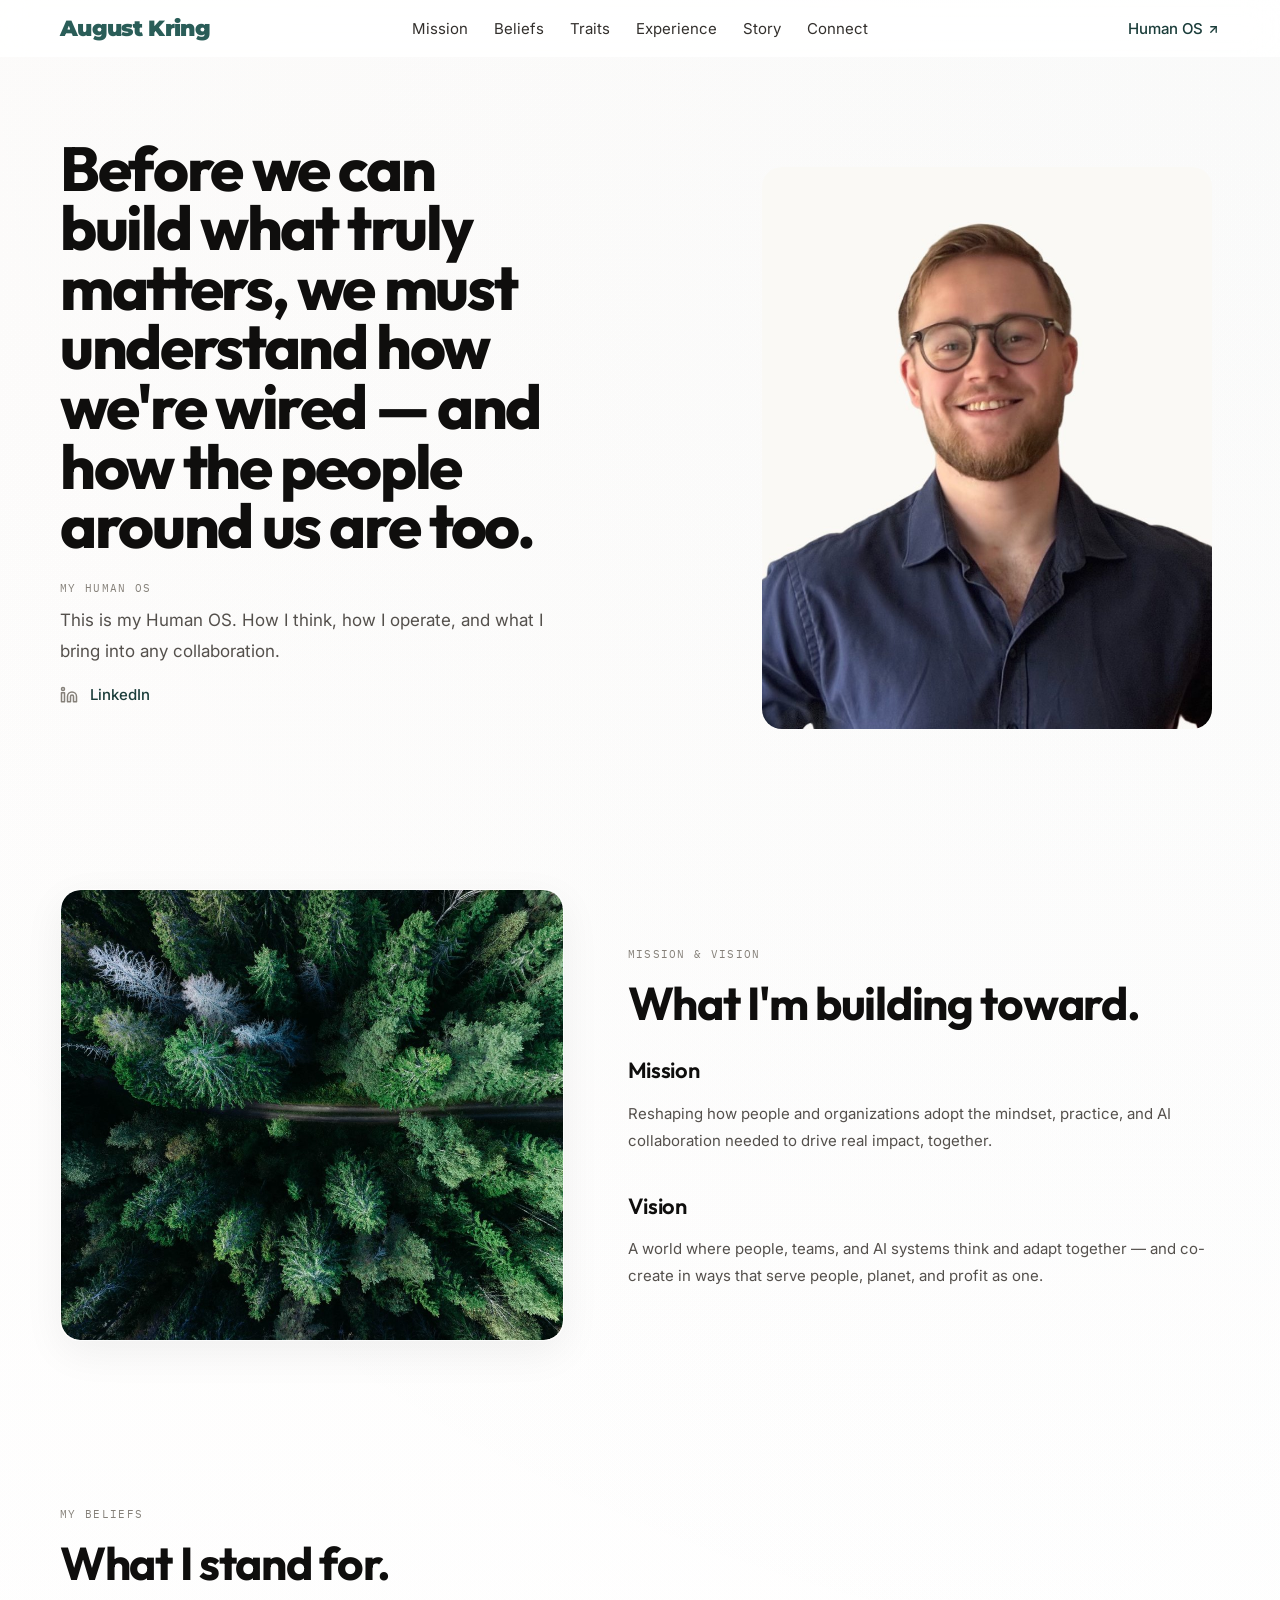
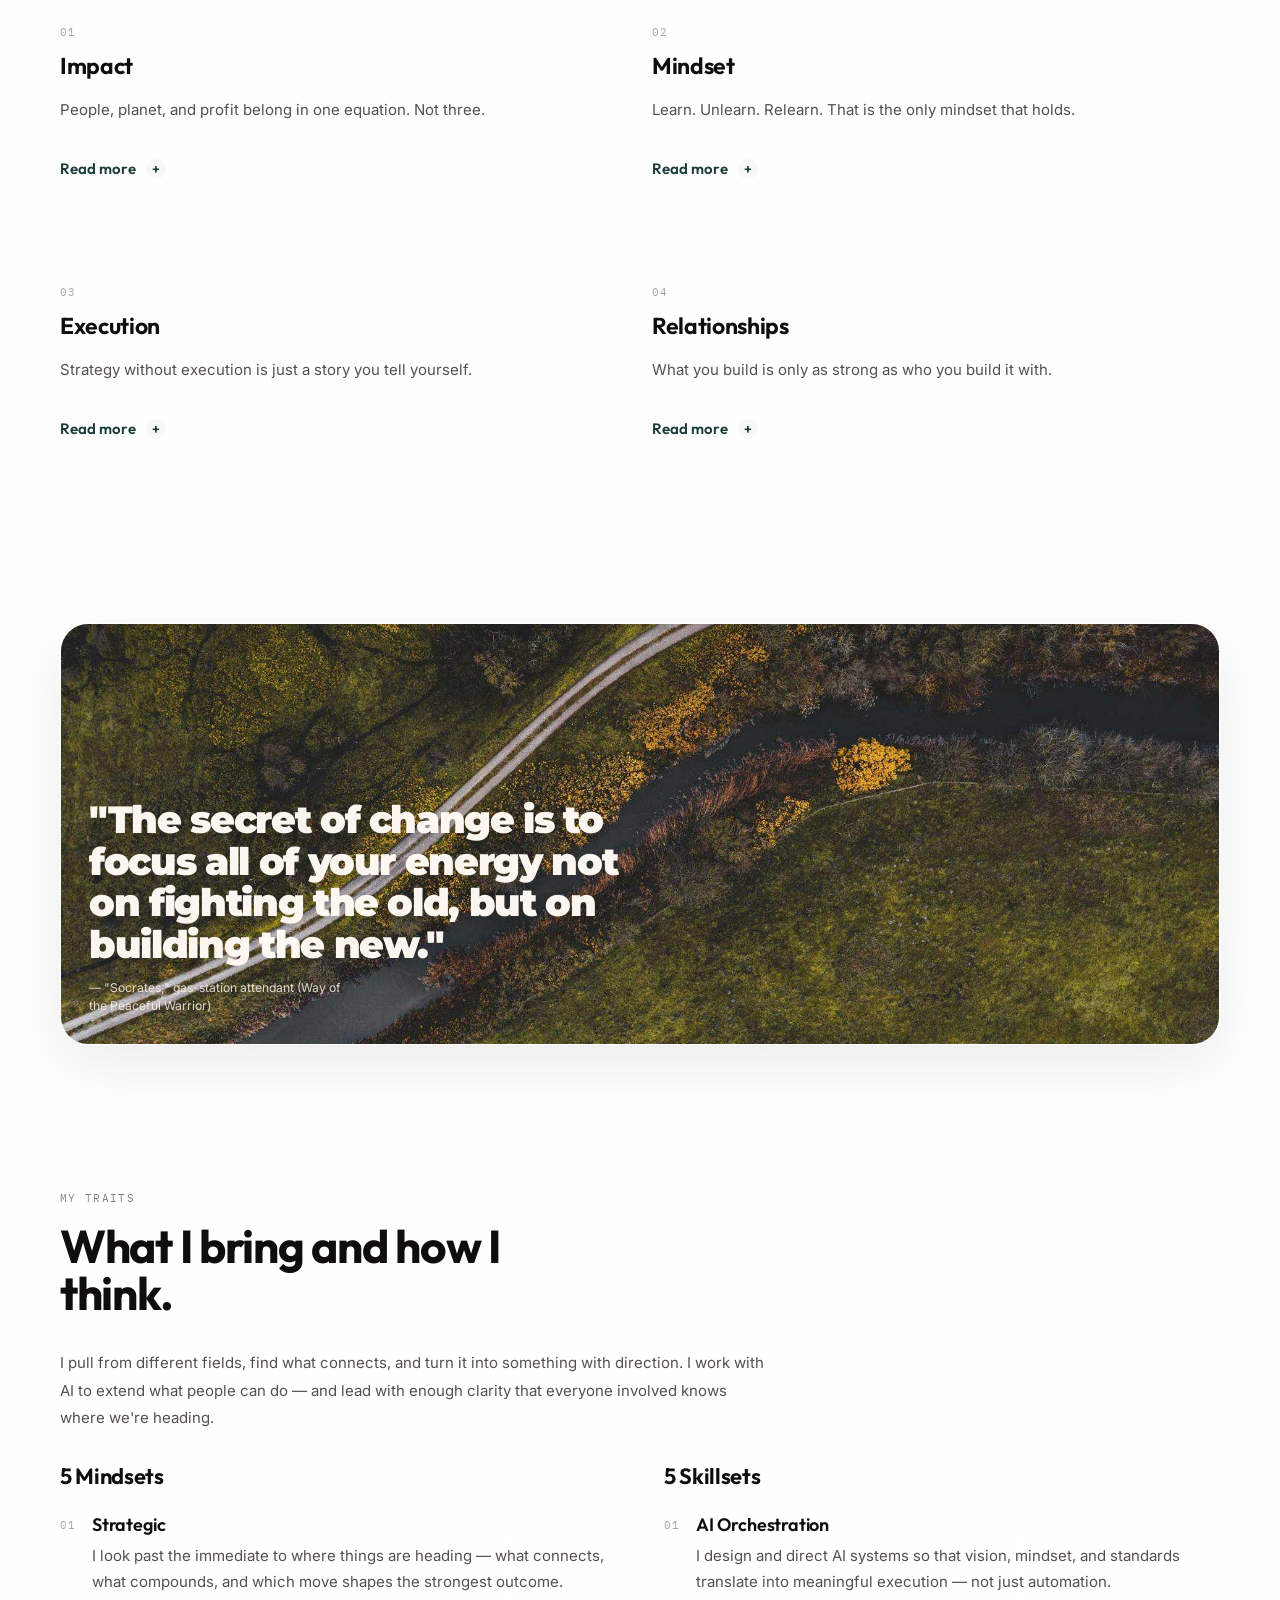
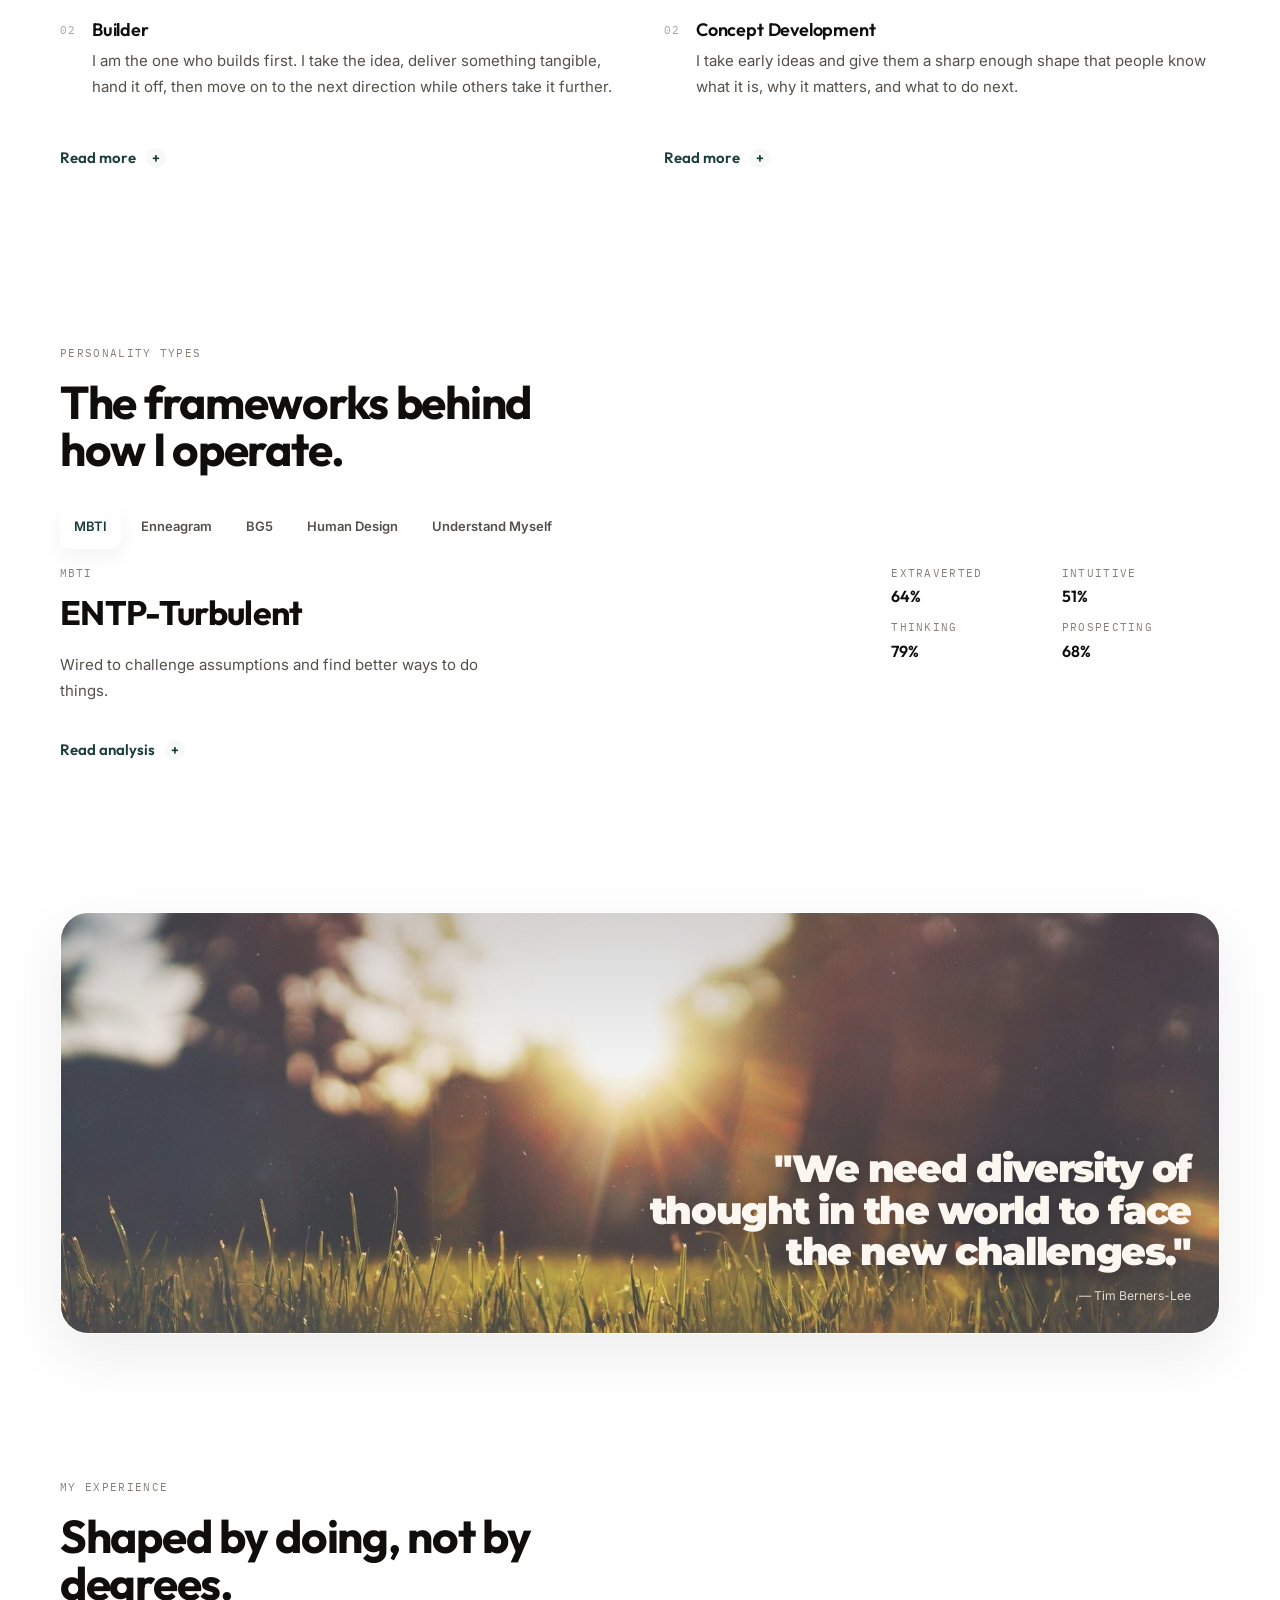
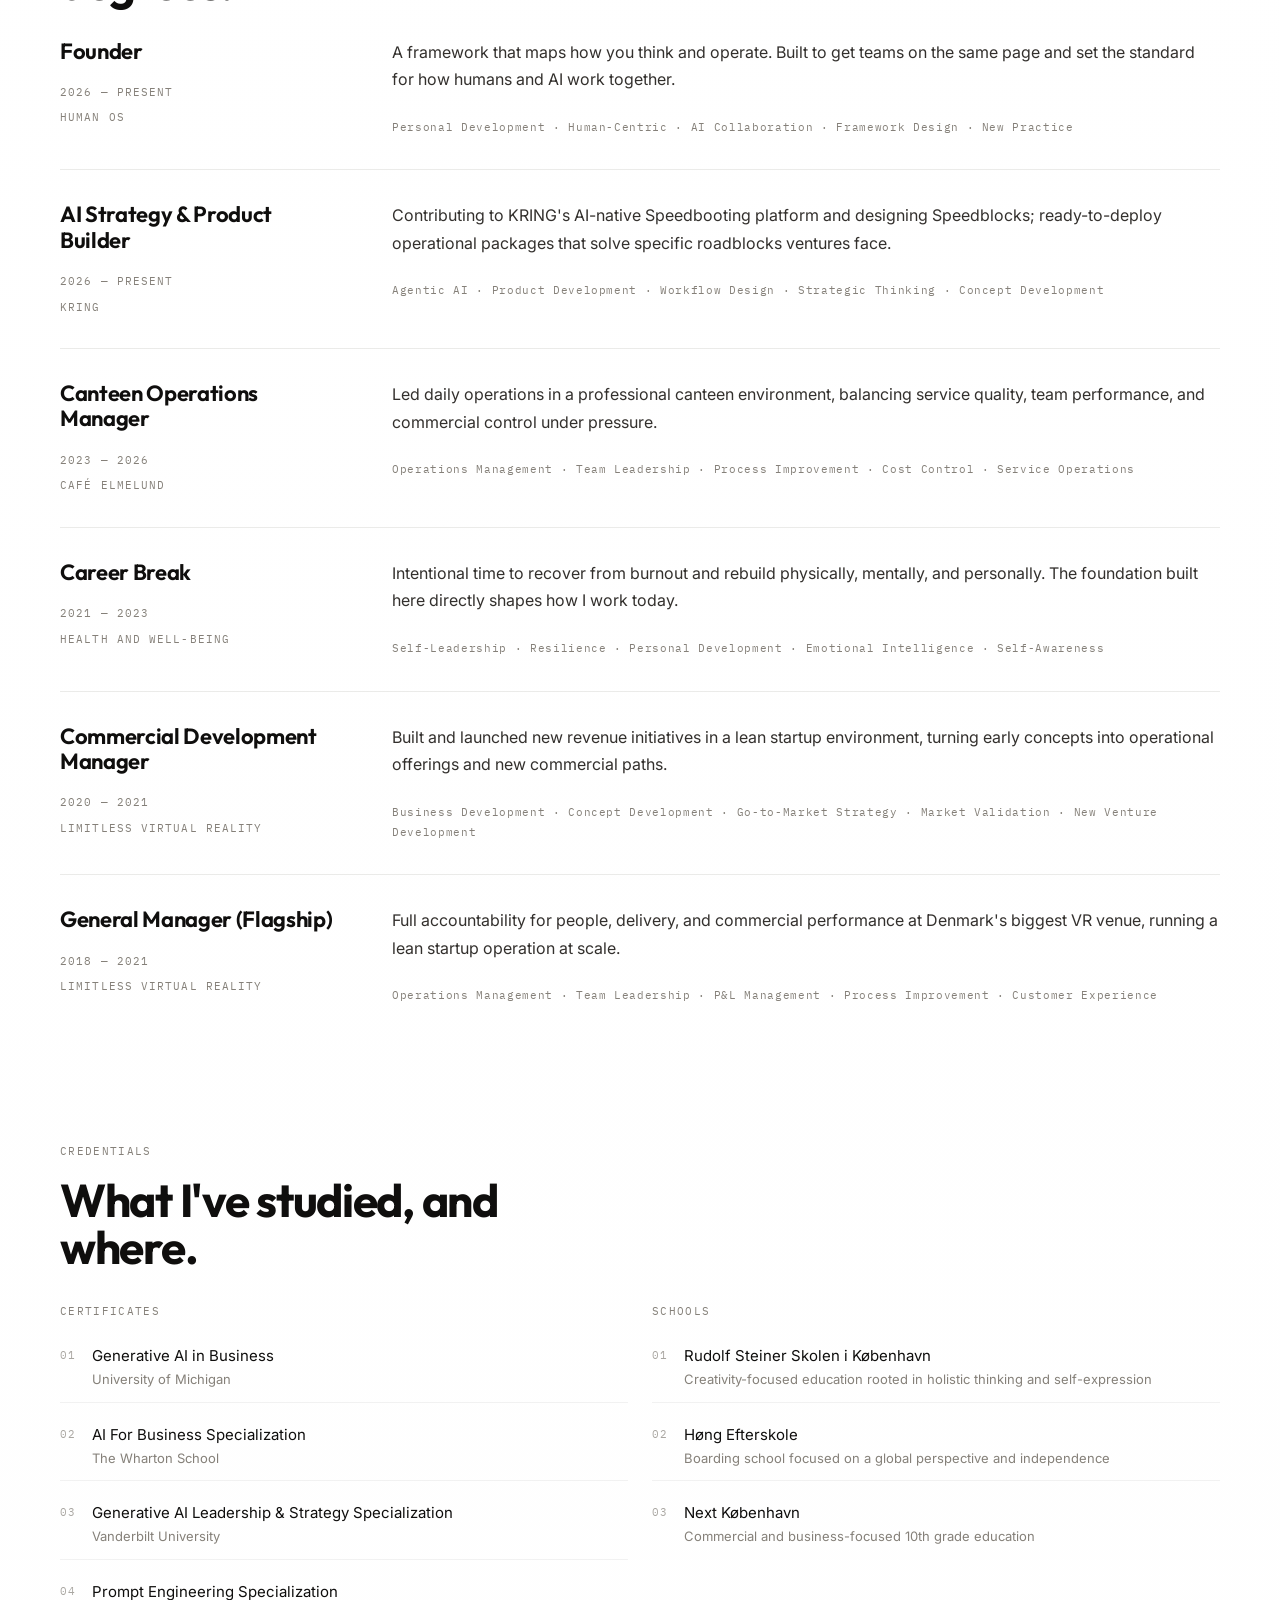
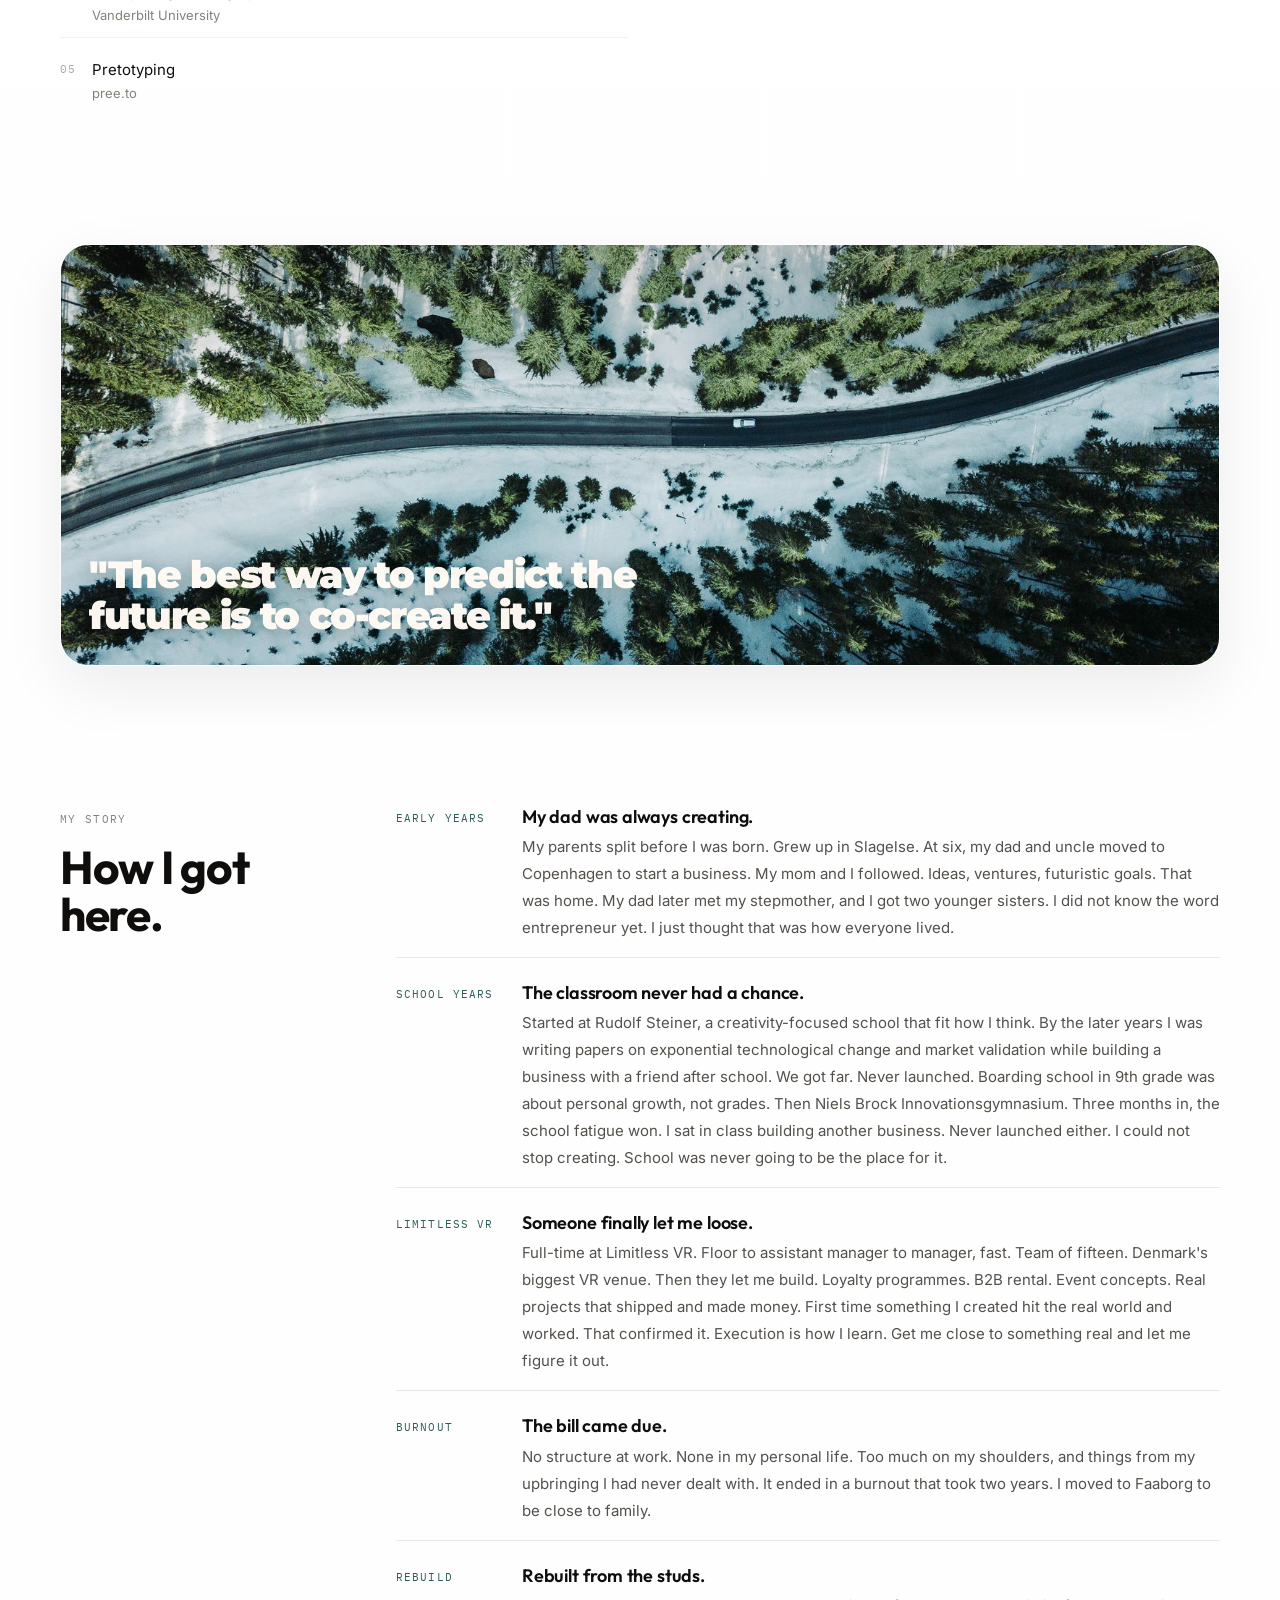
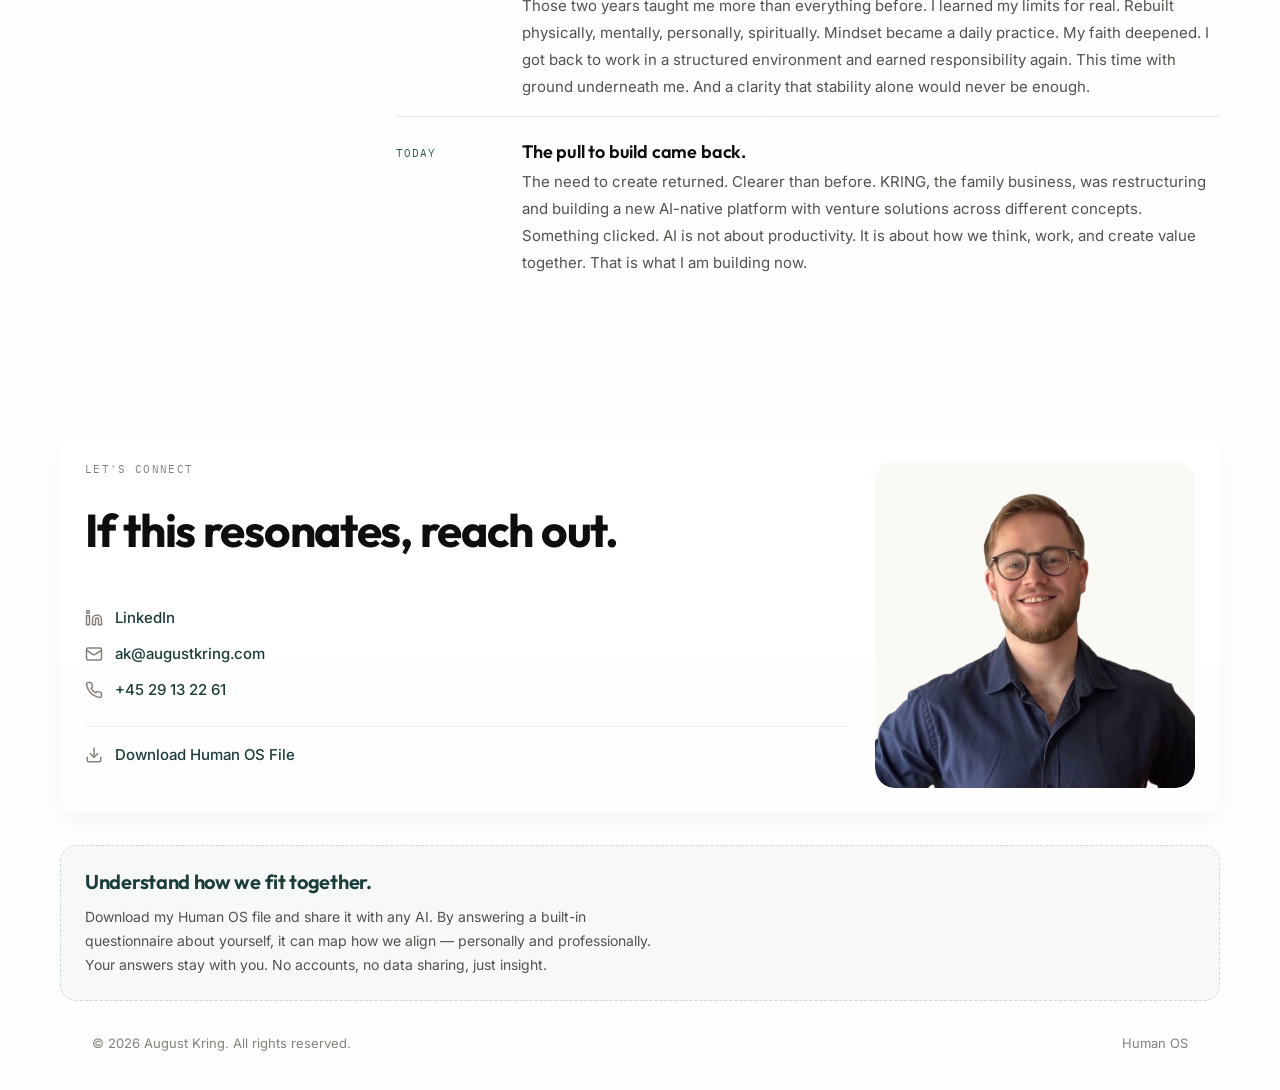
<file: index.html>
<!DOCTYPE html>
<html lang="en">
<head>
  <meta charset="UTF-8" />
  <meta name="viewport" content="width=device-width, initial-scale=1.0" />
  <title>August Kring · Human OS</title>
  <meta name="description" content="Before we can build what truly matters, we must understand how we're wired. Explore August Kring's mission, beliefs, traits, and working style.">
  <meta property="og:title" content="August Kring · Human OS">
  <meta property="og:description" content="Before we can build what truly matters, we must understand how we're wired — and how the people around us are too.">
  <meta property="og:type" content="website">
  <meta property="og:url" content="https://augustkring.github.io">
  <meta property="og:image" content="https://augustkring.github.io/assets/og-image.jpg">
  <meta name="twitter:card" content="summary_large_image">
  <meta name="twitter:title" content="August Kring · Human OS">
  <meta name="twitter:description" content="Before we can build what truly matters, we must understand how we're wired — and how the people around us are too.">
  <meta name="twitter:image" content="https://augustkring.github.io/assets/og-image.jpg">
  <link rel="canonical" href="https://augustkring.github.io">
  <link rel="icon" type="image/svg+xml" href="data:image/svg+xml,<svg xmlns='http://www.w3.org/2000/svg' viewBox='0 0 100 100'><text y='.9em' font-size='90'>◉</text></svg>">
  <link rel="preconnect" href="https://fonts.googleapis.com">
  <link rel="preconnect" href="https://fonts.gstatic.com" crossorigin>
  <link href="https://fonts.googleapis.com/css2?family=Montserrat:wght@900&family=Outfit:wght@500;600;700;800&family=Inter:wght@400;500;600;700&family=IBM+Plex+Mono:wght@400;500;600&display=swap" rel="stylesheet">
  <style>
    /* ── Design tokens ── */
    :root {
      --petrol: #2A5D58;
      --petrol-dark: #1B3D3A;
      --sand: #EDD4C3;
      --white: #FAFAF8;
      --ink-0: #0F0E0D;
      --ink-1: #1A1918;
      --ink-2: #33302D;
      --ink-3: #54504C;
      --ink-4: #858079;
      --ink-7: #E5E4E0;
      --surface-1: rgba(255,255,255,0.72);
      --surface-2: rgba(255,255,255,0.5);
      --border-soft: rgba(255,255,255,0.92);
      --s1: 4px; --s2: 8px; --s3: 12px; --s4: 16px; --s5: 24px; --s6: 32px; --s7: 40px; --s8: 48px; --s9: 64px; --s10: 80px; --s11: 96px; --s12: 120px; --s13: 160px;
      --max-content: 1160px;
      --reading: 760px;
      --shadow-soft: 0 12px 40px rgba(17,17,17,0.06);
      --shadow-float: 0 20px 60px rgba(17,17,17,0.08);
      --section-rule: rgba(15,14,13,0.07);
    }

    /* ── Reset & base (mobile-first) ── */
    * { box-sizing: border-box; }
    html { scroll-behavior: smooth; scroll-padding-top: 72px; }
    body {
      margin: 0;
      background:
        radial-gradient(circle at top left, rgba(237,212,195,0.06), transparent 22%),
        radial-gradient(circle at top right, rgba(42,93,88,0.02), transparent 20%),
        linear-gradient(180deg, #fefefe 0%, #ffffff 42%, #fefefe 100%);
      color: var(--ink-0);
      font-family: 'Inter', sans-serif;
      font-size: 15px;
      line-height: 1.6;
      -webkit-font-smoothing: antialiased;
      text-rendering: optimizeLegibility;
    }
    a { color: inherit; text-decoration: none; }
    p, h1, h2, h3, h4 { margin: 0; }

    /* ── Layout ── */
    .page { width: min(calc(100% - 32px), var(--max-content)); margin: 0 auto; padding-bottom: 0; display: flex; flex-direction: column; gap: var(--s10); }
    .section { padding: 0; }

    /* ── Header ── */
    .header-wrap {
      position: sticky;
      top: 0;
      z-index: 350;
      background: rgba(255,255,255,0.85);
      backdrop-filter: blur(16px);
      -webkit-backdrop-filter: blur(16px);
      border-bottom: 1px solid transparent;
      transition: border-color 280ms ease, background 280ms ease;
    }
    .header-wrap.scrolled {
      border-bottom-color: rgba(15,14,13,0.06);
      background: rgba(255,255,255,0.95);
    }
    .site-header {
      position: relative;
      width: min(calc(100% - 32px), var(--max-content));
      margin: 0 auto;
      min-height: 56px;
      display: grid;
      grid-template-columns: 1fr auto;
      align-items: center;
      padding: 10px 0 8px;
    }
    .brand {
      font-family: 'Montserrat', sans-serif;
      font-weight: 900;
      font-size: 22px;
      line-height: 0.9;
      letter-spacing: -0.03em;
      color: var(--petrol);
      white-space: nowrap;
    }
    .nav-group, .nav { display: none; }

    /* ── Mobile hamburger (CSS-only) ── */
    .menu-toggle { display: none; }
    .menu-btn {
      display: flex;
      align-items: center;
      justify-content: center;
      width: 48px;
      height: 48px;
      cursor: pointer;
      position: relative;
      z-index: 400;
      -webkit-tap-highlight-color: transparent;
    }
    .menu-btn span,
    .menu-btn span::before,
    .menu-btn span::after {
      display: block;
      width: 22px;
      height: 2px;
      background: var(--ink-1);
      border-radius: 2px;
      transition: all 280ms ease;
      position: relative;
    }
    .menu-btn span::before,
    .menu-btn span::after {
      content: '';
      position: absolute;
      left: 0;
      width: 22px;
    }
    .menu-btn span::before { top: -7px; }
    .menu-btn span::after { top: 7px; }
    .menu-toggle:checked + .menu-btn span { background: transparent; }
    .menu-toggle:checked + .menu-btn span::before { top: 0; transform: rotate(45deg); background: var(--ink-1); }
    .menu-toggle:checked + .menu-btn span::after { top: 0; transform: rotate(-45deg); background: var(--ink-1); }
    .mobile-nav {
      position: fixed;
      inset: 0;
      z-index: 300;
      background: rgba(255,255,255,0.96);
      backdrop-filter: blur(20px);
      -webkit-backdrop-filter: blur(20px);
      display: flex;
      flex-direction: column;
      align-items: center;
      justify-content: center;
      gap: var(--s7);
      opacity: 0;
      pointer-events: none;
      transition: opacity 280ms ease;
    }
    .menu-toggle:checked ~ .mobile-nav {
      opacity: 1;
      pointer-events: auto;
    }
    .mobile-nav.open {
      opacity: 1;
      pointer-events: auto;
    }
    .header-wrap.menu-open {
      background: transparent;
      backdrop-filter: none;
      -webkit-backdrop-filter: none;
      border-bottom-color: transparent;
    }
    .mobile-nav a {
      font-family: 'Outfit', sans-serif;
      font-size: 28px;
      font-weight: 600;
      color: var(--ink-1);
      letter-spacing: -0.02em;
      transition: color 180ms ease;
    }
    .mobile-nav a:hover { color: var(--petrol); }
    .header-cta {
      display: inline-flex;
      align-items: center;
      justify-content: center;
      width: fit-content;
      margin-left: auto;
      min-height: 34px;
      padding: 2px;
      border-radius: 999px;
      font-size: 11px;
      font-weight: 600;
      border: 1px solid rgba(15,14,13,0.06);
      background: rgba(255,255,255,0.52);
      color: var(--ink-3);
      white-space: nowrap;
      letter-spacing: 0.08em;
      gap: 1px;
      text-transform: uppercase;
    }
    .header-cta .lang-option {
      display: inline-flex;
      align-items: center;
      justify-content: center;
      min-width: 36px;
      min-height: 28px;
      padding: 0 10px;
      border-radius: 999px;
    }
    .header-cta .lang-current {
      background: rgba(255,255,255,0.92);
      color: var(--petrol-dark);
      box-shadow: 0 6px 16px rgba(17,17,17,0.04);
    }
    .header-cta .lang-alt { color: var(--ink-4); }
    .site-header > .nav-external { display: none; }
    .nav-external {
      display: inline-flex;
      align-items: center;
      gap: 4px;
      font-size: 15px;
      font-weight: 500;
      color: var(--petrol-dark);
      white-space: nowrap;
      transition: color 180ms ease;
    }
    .nav-external:hover { color: var(--petrol); }
    .nav-external svg {
      width: 13px;
      height: 13px;
      transition: transform 180ms ease;
    }
    .nav-external:hover svg { transform: translate(1px, -1px); }
    .mobile-nav .nav-external {
      display: inline-flex;
      align-items: center;
      gap: 8px;
      margin-top: var(--s5);
      padding-top: var(--s5);
      border-top: 1px solid rgba(15,14,13,0.08);
      font-size: 22px;
      color: var(--petrol-dark);
    }
    .mobile-nav .nav-external svg { width: 16px; height: 16px; }

    /* ── Typography ── */
    .eyebrow {
      display: inline-block;
      margin-bottom: var(--s4);
      font-family: 'IBM Plex Mono', monospace;
      font-size: 11px;
      letter-spacing: 0.12em;
      text-transform: uppercase;
      color: var(--ink-4);
    }
    h1, h2, h3, h4 { font-family: 'Outfit', sans-serif; color: var(--ink-0); }
    h1 {
      font-size: clamp(36px, 10vw, 62px);
      line-height: 0.96;
      letter-spacing: -0.038em;
      max-width: 14ch;
      font-weight: 760;
    }
    h2 {
      font-size: clamp(28px, 8vw, 46px);
      line-height: 1.02;
      letter-spacing: -0.028em;
      margin-bottom: var(--s4);
      max-width: 18ch;
    }
    h3 {
      font-size: 22px;
      line-height: 1.15;
      letter-spacing: -0.015em;
      margin-bottom: var(--s3);
      font-weight: 650;
    }
    h4 {
      font-size: 18px;
      line-height: 1.18;
      letter-spacing: -0.01em;
      margin-bottom: var(--s2);
      font-weight: 600;
    }
    .body-copy { font-size: 15px; line-height: 1.8; color: var(--ink-3); max-width: var(--reading); }

    /* ── Hero ── */
    .hero {
      display: grid;
      grid-template-columns: 1fr;
      gap: var(--s5);
      align-items: start;
      padding-top: var(--s6);
    }
    .hero-copy {
      order: 1;
      padding: 0;
      display: flex;
      flex-direction: column;
      justify-content: flex-end;
    }
    .hero-sub-row {
      display: flex;
      align-items: flex-start;
      gap: var(--s4);
      margin-top: var(--s7);
    }
    .hero-sub-content {
      display: flex;
      flex-direction: column;
    }
    .hero-sub-content .eyebrow {
      margin-bottom: var(--s2);
    }
    .hero-avatar-img {
      width: 136px;
      height: 136px;
      border-radius: 50%;
      object-fit: cover;
      object-position: center top;
      border: 2px solid rgba(255,255,255,0.9);
      box-shadow: 0 4px 12px rgba(17,17,17,0.08);
      flex-shrink: 0;
    }
    .hero-sub {
      max-width: 40rem;
      margin-top: 0;
      font-size: 16px;
      line-height: 1.72;
      color: var(--ink-3);
    }
    .hero-linkedin {
      margin-top: var(--s4);
    }
    .hero-visual {
      order: 2;
      display: none;
    }
    .portrait-shell {
      position: relative;
      width: min(60%, 260px);
      aspect-ratio: 4 / 5;
      z-index: 2;
      margin: 0 auto;
    }
    .portrait-inner {
      width: 100%;
      height: 100%;
    }
    .section-photo {
      width: 100%;
      height: 100%;
      border-radius: 16px;
      background: linear-gradient(180deg, rgba(42,93,88,0.08), rgba(237,212,195,0.18)), linear-gradient(135deg, rgba(255,255,255,0.9), rgba(255,255,255,0.28));
      border: 1px solid rgba(255,255,255,0.8);
      display: flex;
      align-items: center;
      justify-content: center;
      color: var(--petrol-dark);
      font-family: 'IBM Plex Mono', monospace;
      font-size: 11px;
      letter-spacing: 0.12em;
      text-transform: uppercase;
      text-align: center;
      padding: var(--s4);
      position: relative;
      overflow: hidden;
    }
    .portrait-inner img {
      width: 100%;
      height: 100%;
      object-fit: cover;
      object-position: center top;
      border-radius: 16px;
    }
    .section-photo img {
      width: 100%;
      height: 100%;
      object-fit: cover;
      object-position: center top;
      border-radius: inherit;
      position: relative;
      z-index: 1;
    }
    .section-photo::before {
      content: '';
      position: absolute;
      inset: 0;
      background: linear-gradient(180deg, rgba(255,255,255,0.38), rgba(255,255,255,0.04));
      pointer-events: none;
    }

    /* ── Section heads ── */
    .section-head { max-width: var(--reading); margin-bottom: var(--s6); }
    .section-head p { margin-top: var(--s4); }
    .section-head-wide { max-width: 860px; }

    /* ── Mission & Vision ── */
    .mission-vision-layout {
      display: grid;
      grid-template-columns: 1fr;
      gap: var(--s7);
      align-items: stretch;
    }
    .mission-vision-photo {
      order: -1;
      border-radius: 16px;
      overflow: hidden;
      border: 1px solid rgba(255,255,255,0.8);
      box-shadow: var(--shadow-soft);
      background: linear-gradient(180deg, rgba(42,93,88,0.08), rgba(237,212,195,0.18)), linear-gradient(135deg, rgba(255,255,255,0.9), rgba(255,255,255,0.28));
      min-height: 240px;
    }
    .mission-vision-photo img {
      display: block;
      width: 100%;
      aspect-ratio: 16 / 9;
      object-fit: cover;
      object-position: center;
      border-radius: 16px;
    }
    .mission-vision {
      display: grid;
      gap: var(--s8);
      margin-top: var(--s6);
    }
    .mission-vision-block { display: grid; gap: var(--s4); }
    .mission-vision-block .label {
      font-family: 'Outfit', sans-serif;
      font-size: 22px;
      line-height: 1.15;
      letter-spacing: -0.015em;
      color: var(--ink-0);
      font-weight: 600;
    }
    .mission-vision-block p {
      font-size: 15px;
      line-height: 1.8;
      color: var(--ink-3);
      max-width: 44rem;
    }

    /* ── Beliefs ── */
    .belief-grid {
      display: grid;
      grid-template-columns: 1fr;
      gap: var(--s8);
      counter-reset: belief;
      align-items: start;
    }
    .belief {
      position: relative;
      padding: 0;
      max-width: 100%;
      margin: 0;
    }
    .belief::before {
      counter-increment: belief;
      content: '0' counter(belief);
      display: inline-block;
      margin-bottom: var(--s3);
      font-family: 'IBM Plex Mono', monospace;
      font-size: 11px;
      letter-spacing: 0.1em;
      color: rgba(133,128,121,0.7);
    }
    .belief h3 { font-size: 23px; margin-bottom: var(--s4); }
    .belief p { font-size: 15px; line-height: 1.8; color: var(--ink-3); max-width: 58ch; }
    .belief > p:first-of-type {
      padding-bottom: 0;
      border-bottom: 0;
    }
    .belief p + p { margin-top: var(--s3); }

    /* ── Read more (shared) ── */
    details.read-more { margin-top: var(--s4); border-top: 0; padding-top: 0; }
    details.read-more summary {
      cursor: pointer;
      list-style: none;
      font-family: 'Outfit', sans-serif;
      font-weight: 600;
      color: var(--petrol-dark);
      display: inline-flex;
      align-items: center;
      gap: 10px;
      margin: 0;
      min-height: 44px;
    }
    details.read-more summary::-webkit-details-marker { display: none; }
    details.read-more summary .less { display: none; }
    details.read-more summary::after {
      content: '+';
      width: 20px;
      height: 20px;
      border-radius: 999px;
      display: inline-flex;
      align-items: center;
      justify-content: center;
      background: rgba(42,93,88,0.04);
      color: var(--petrol-dark);
      font-size: 14px;
      line-height: 1;
    }
    details.read-more[open] summary .more { display: none; }
    details.read-more[open] summary .less { display: inline; }
    details.read-more[open] summary::after { content: '\2013'; }
    .belief details.read-more { margin-top: var(--s5); }
    .belief details.read-more[open] { display: grid; gap: var(--s4); }
    .belief details.read-more[open] p { max-width: 52ch; line-height: 1.92; }

    /* ── Image breaks ── */
    .image-break {
      margin: -8px 0;
      position: relative;
      border-radius: 16px;
      overflow: hidden;
      border: 1px solid rgba(255,255,255,0.9);
      box-shadow: var(--shadow-float);
      background: rgba(255,255,255,0.55);
    }
    .image-break::after {
      content: '';
      position: absolute;
      inset: 0;
      background: linear-gradient(180deg, rgba(15,14,13,0.18) 0%, rgba(15,14,13,0.05) 36%, rgba(15,14,13,0.06) 100%);
      pointer-events: none;
    }
    .image-break img {
      display: block;
      width: 100%;
      height: clamp(260px, 38vw, 420px);
      object-fit: cover;
      object-position: center;
    }
    .image-quote {
      position: absolute;
      left: 16px;
      bottom: 16px;
      z-index: 1;
      width: min(70%, 560px);
    }
    .image-quote p {
      font-family: 'Montserrat', sans-serif;
      font-size: clamp(22px, 5.5vw, 46px);
      line-height: 1.1;
      letter-spacing: -0.035em;
      font-weight: 900;
      color: rgba(255,250,244,0.98);
      text-shadow: 0 4px 20px rgba(15,14,13,0.26);
    }
    .image-quote cite {
      display: block;
      margin-top: 10px;
      font-style: normal;
      font-size: clamp(10px, 2.5vw, 15px);
      line-height: 1.5;
      color: rgba(255,246,235,0.84);
      text-shadow: 0 2px 12px rgba(15,14,13,0.22);
      max-width: 34ch;
    }
    .image-quote-right {
      left: auto;
      right: 16px;
      text-align: right;
    }
    .image-quote-right cite {
      margin-left: auto;
    }
    .image-quote-narrow {
      width: min(44%, 460px);
    }

    /* ── Traits cards (Mindsets / Skillsets) ── */
    .two-col {
      display: grid;
      grid-template-columns: 1fr;
      gap: var(--s7);
    }
    .panel {
      display: flex;
      flex-direction: column;
      min-height: 100%;
      background: linear-gradient(180deg, rgba(255,255,255,0.62), rgba(255,255,255,0.42));
      border: 1px solid rgba(255,255,255,0.78);
      border-radius: 14px;
      box-shadow: 0 8px 24px rgba(17,17,17,0.04);
      backdrop-filter: blur(14px) saturate(125%);
      -webkit-backdrop-filter: blur(14px) saturate(125%);
      padding: var(--s5);
    }
    .who-card {
      background: transparent;
      border: 0;
      border-radius: 0;
      box-shadow: none;
      backdrop-filter: none;
      -webkit-backdrop-filter: none;
      padding: 0;
    }
    .who-card-inner { display: flex; flex-direction: column; min-height: 100%; }
    .who-card h3 { margin-bottom: var(--s5); }
    .who-list { display: grid; gap: 0; }
    .who-item {
      display: grid;
      grid-template-columns: 24px minmax(0, 1fr);
      column-gap: 8px;
      row-gap: 8px;
      align-items: start;
      min-height: 0;
      padding-bottom: var(--s5);
    }
    .who-item h4, .who-item p { grid-column: 2; margin: 0; }
    .who-item h4 { line-height: 1.12; padding-top: 1px; }
    .who-item p {
      line-height: 1.74;
      font-size: 15px;
      color: var(--ink-3);
    }
    .item-no {
      grid-column: 1;
      grid-row: 1;
      display: inline-block;
      padding-top: 3px;
      text-align: left;
      min-width: 24px;
      font-family: 'IBM Plex Mono', monospace;
      font-size: 11px;
      letter-spacing: 0.1em;
      text-transform: uppercase;
      color: rgba(133,128,121,0.7);
    }
    .who-card details.read-more { margin-top: var(--s3); padding-top: 0; border-top: 0; }
    .who-card details.read-more:not([open]) .who-list { display: none; }
    .who-card details.read-more[open] { display: flex; flex-direction: column; gap: var(--s4); }
    .who-card details.read-more[open] summary { order: 2; margin-top: var(--s2); }
    .who-card details.read-more[open] .who-list { order: 1; }
    .list-item + .list-item { padding-top: var(--s4); border-top: 1px solid rgba(133,128,121,0.12); }

    /* ── Section intro ── */
    .section-intro {
      display: grid;
      gap: var(--s4);
      max-width: 820px;
    }
    .section-intro p {
      max-width: 44rem;
      font-size: 15px;
      line-height: 1.85;
      color: var(--ink-3);
    }

    /* ── Personality Types (tab switcher) ── */
    .framework-section-head {
      display: block;
      margin: 0 0 var(--s8);
      max-width: 860px;
    }
    .trait-shell { display: grid; gap: var(--s4); }
    .trait-shell > input { position: absolute; opacity: 0; pointer-events: none; }
    .trait-switcher {
      display: inline-flex;
      flex-wrap: wrap;
      align-items: center;
      gap: 6px;
      width: fit-content;
      max-width: 100%;
      position: relative;
      z-index: 1;
    }
    .trait-switcher label {
      display: inline-flex;
      align-items: center;
      min-height: 44px;
      padding: 0 14px;
      border-radius: 10px;
      background: transparent;
      font-size: 13px;
      font-weight: 600;
      color: var(--ink-3);
      cursor: pointer;
      transition: background 180ms ease, color 180ms ease, box-shadow 180ms ease;
    }
    #trait-hd:checked ~ .trait-switcher label[for="trait-hd"],
    #trait-mbti:checked ~ .trait-switcher label[for="trait-mbti"],
    #trait-enneagram:checked ~ .trait-switcher label[for="trait-enneagram"],
    #trait-bg5:checked ~ .trait-switcher label[for="trait-bg5"],
    #trait-um:checked ~ .trait-switcher label[for="trait-um"] {
      background: linear-gradient(180deg, rgba(255,255,255,0.96), rgba(255,255,255,0.8));
      color: var(--petrol-dark);
      box-shadow: 0 8px 20px rgba(17,17,17,0.05);
    }
    .trait-panels { position: relative; }
    .trait-panel {
      display: none;
      gap: var(--s5);
      padding: 0;
    }
    #trait-hd:checked ~ .trait-panels .panel-hd,
    #trait-mbti:checked ~ .trait-panels .panel-mbti,
    #trait-enneagram:checked ~ .trait-panels .panel-enneagram,
    #trait-bg5:checked ~ .trait-panels .panel-bg5,
    #trait-um:checked ~ .trait-panels .panel-um {
      display: grid;
    }
    .trait-layout { display: grid; gap: var(--s5); }
    .trait-side {
      display: grid;
      gap: var(--s3);
    }
    .trait-meta {
      font-family: 'IBM Plex Mono', monospace;
      font-size: 11px;
      letter-spacing: 0.1em;
      text-transform: uppercase;
      color: var(--ink-4);
    }
    .trait-type {
      font-family: 'Outfit', sans-serif;
      font-size: clamp(26px, 3.5vw, 34px);
      line-height: 1.1;
      letter-spacing: -0.02em;
      font-weight: 700;
      color: var(--ink-0);
    }
    .panel-um .trait-type {
      font-size: clamp(22px, 2.8vw, 32px);
      line-height: 1.1;
      letter-spacing: -0.02em;
    }
    .trait-summary {
      font-size: 15px;
      line-height: 1.75;
      color: var(--ink-3);
      max-width: 48ch;
      margin-top: var(--s3);
    }
    .trait-details { display: none; }
    .trait-stats {
      display: grid;
      grid-template-columns: 1fr 1fr;
      gap: var(--s4);
      align-content: start;
    }
    .trait-stat {
      display: grid;
      gap: 4px;
    }
    .trait-stat-label {
      font-family: 'IBM Plex Mono', monospace;
      font-size: 11px;
      letter-spacing: 0.12em;
      text-transform: uppercase;
      color: var(--ink-4);
    }
    .trait-stat-value {
      font-family: 'Outfit', sans-serif;
      font-size: 16px;
      font-weight: 600;
      color: var(--ink-0);
      line-height: 1.3;
    }
    .trait-analysis { margin-top: var(--s3); }
    .trait-analysis details.read-more { margin-top: 0; border-top: 0; padding-top: 0; }
    .trait-analysis .trait-details { display: grid; gap: var(--s5); }
    .trait-analysis .trait-details > .trait-block:first-child { padding-top: 0; border-top: 0; }
    .trait-deep { display: grid; gap: var(--s5); margin-top: var(--s4); }
    .trait-block {
      display: grid;
      gap: 12px;
      padding-top: var(--s5);
      border-top: 1px solid rgba(133,128,121,0.1);
    }
    .trait-block-label {
      font-family: 'IBM Plex Mono', monospace;
      font-size: 11px;
      letter-spacing: 0.12em;
      text-transform: uppercase;
      color: var(--petrol);
    }
    .trait-block p { font-size: 15px; line-height: 1.84; color: var(--ink-3); }

    /* ── Experience ── */
    .story-stack { display: grid; gap: 0; }
    .experience-card {
      display: grid;
      gap: var(--s5);
      padding: var(--s6) 0;
    }
    .experience-card:first-child {
      padding-top: 0;
    }
    .experience-card + .experience-card {
      border-top: 1px solid rgba(133,128,121,0.16);
    }
    .experience-meta { display: grid; gap: var(--s3); align-content: start; }
    .experience-years {
      font-family: 'IBM Plex Mono', monospace;
      font-size: 11px;
      letter-spacing: 0.1em;
      text-transform: uppercase;
      color: var(--ink-4);
    }
    .experience-place {
      font-family: 'IBM Plex Mono', monospace;
      font-size: 11px;
      letter-spacing: 0.1em;
      text-transform: uppercase;
      color: var(--ink-4);
    }
    .experience-copy { display: grid; gap: var(--s5); align-content: start; }
    .experience-copy > p:first-of-type {
      font-size: 16px;
      line-height: 1.72;
      color: var(--ink-2);
    }
    .skills-line {
      margin-top: var(--s3);
      font-family: 'IBM Plex Mono', monospace;
      font-size: 11px;
      letter-spacing: 0.06em;
      color: var(--ink-4);
      line-height: 1.8;
    }

    /* ── Credentials ── */
    .section#credentials { margin-top: -20px; }
    .credentials-grid { display: grid; grid-template-columns: 1fr; gap: var(--s7); }
    .credentials-column { display: grid; gap: var(--s3); align-content: start; }
    .credentials-list .credential-row:first-child { padding-top: 0; }
    .credentials-list { display: grid; gap: var(--s3); align-content: start; }
    .credential-row {
      display: grid;
      grid-template-columns: 24px minmax(0, 1fr);
      column-gap: 8px;
      align-items: start;
      padding: 14px 0;
      border-bottom: 1px solid rgba(15,14,13,0.05);
    }
    .credential-row:last-child { border-bottom: 0; padding-bottom: 0; }
    .credential-row > div { display: grid; gap: 2px; }
    .credential-label {
      font-family: 'IBM Plex Mono', monospace;
      font-size: 10px;
      letter-spacing: 0.08em;
      text-transform: uppercase;
      color: var(--petrol);
    }
    .credential-school { color: var(--ink-4); font-size: 13px; line-height: 1.5; }

    /* ── Story (timeline) ── */
    .history-layout { display: grid; grid-template-columns: 1fr; gap: var(--s6); }
    .history-side { margin-bottom: 0; }
    .timeline { display: grid; gap: var(--s5); }
    .timeline-item {
      display: grid;
      grid-template-columns: 1fr;
      gap: var(--s4);
      padding: 0 0 var(--s4);
      border-bottom: 1px solid rgba(133,128,121,0.18);
    }
    .timeline-item:last-child { border-bottom: 0; padding-bottom: 0; }
    .timeline-year {
      font-family: 'IBM Plex Mono', monospace;
      font-size: 11px;
      letter-spacing: 0.1em;
      text-transform: uppercase;
      color: var(--petrol);
      padding-top: 0;
    }
    .timeline-copy { max-width: 720px; }
    .timeline-copy h4 { margin-bottom: var(--s2); }
    .timeline-copy p { font-size: 15px; line-height: 1.8; color: var(--ink-3); text-wrap: pretty; }

    /* ── Contact ── */
    .cta-shell {
      display: grid;
      grid-template-columns: 1fr;
      gap: var(--s6);
      background: linear-gradient(180deg, rgba(255,255,255,0.62), rgba(255,255,255,0.42));
      border: 1px solid rgba(255,255,255,0.78);
      border-radius: 14px;
      box-shadow: 0 8px 24px rgba(17,17,17,0.04);
      backdrop-filter: blur(14px) saturate(125%);
      -webkit-backdrop-filter: blur(14px) saturate(125%);
      padding: var(--s6);
    }
    .contact {
      display: flex;
      flex-direction: column;
      gap: var(--s5);
      justify-content: flex-start;
    }
    .contact-links { display: flex; flex-direction: column; gap: var(--s5); padding-top: var(--s5); }
    .contact-link {
      display: inline-flex;
      align-items: center;
      gap: 12px;
      font-size: 15px;
      font-weight: 500;
      color: var(--petrol-dark);
      transition: color 180ms ease;
    }
    .contact-link:hover { color: var(--petrol); }
    .contact-link svg { flex-shrink: 0; color: var(--ink-4); transition: color 180ms ease; }
    .contact-link:hover svg { color: var(--petrol-dark); }
    .cta-photo {
      min-height: 200px;
      border-radius: 12px;
      overflow: hidden;
    }
    .cta-photo img {
      width: 100%;
      height: 100%;
      object-fit: cover;
      object-position: center top;
      border-radius: 12px;
    }
    .section-photo { min-height: 100%; width: 100%; }
    .download-link {
      margin-top: var(--s4);
      padding-top: var(--s5);
      border-top: 1px solid rgba(133,128,121,0.12);
    }
    .compare-teaser {
      margin-top: var(--s6);
    }
    .compare-teaser-inner {
      padding: var(--s6);
      border-radius: 12px;
      border: 1px dashed rgba(42,93,88,0.2);
      background: rgba(42,93,88,0.03);
    }
    .compare-teaser h3 {
      font-size: 20px;
      margin-bottom: var(--s3);
      color: var(--petrol-dark);
    }
    .compare-teaser p {
      font-size: 14px;
      line-height: 1.7;
      color: var(--ink-3);
      max-width: 64ch;
    }

    /* ── Footer ── */
    .site-footer { padding: var(--s5) 0 var(--s5); }
    .footer-shell {
      width: 100%;
      display: flex;
      justify-content: space-between;
      gap: var(--s3);
      flex-wrap: wrap;
    }
    .footer-shell p { font-size: 13px; color: var(--ink-4); }

    /* ── Desktop (min-width: 981px) ── */
    @media (min-width: 981px) {
      .site-header {
        width: min(calc(100% - 40px), var(--max-content));
        padding: 12px 0 10px;
        grid-template-columns: 220px 1fr 220px;
      }
      .menu-btn, .mobile-nav, .menu-toggle { display: none !important; }
      .site-header > .nav-external { display: inline-flex; justify-self: end; }
      .nav-group {
        display: flex;
        justify-content: center;
        min-width: 0;
      }
      .nav {
        display: flex;
        justify-content: center;
        gap: 0;
        min-width: 0;
        align-items: center;
        max-width: max-content;
      }
      .nav a {
        font-size: 15px;
        white-space: nowrap;
        color: var(--ink-2);
        display: inline-flex;
        align-items: center;
      }
      .nav a + a { margin-left: 26px; }
      .nav a:hover { color: var(--petrol-dark); }
      .page { width: min(calc(100% - 40px), var(--max-content)); gap: var(--s13); }
      .section { padding: 0; }
      .section-head { margin-bottom: var(--s6); }
      .framework-section-head { margin: 0 0 var(--s6); }
      .trait-layout { gap: var(--s9); }
      .trait-side { gap: var(--s3); }
      .experience-card { gap: var(--s4); padding: var(--s6) 0; }
      .experience-card:first-child { padding-top: 0; }
      .timeline { gap: var(--s5); }
      .timeline-item { padding-bottom: var(--s4); }
      .hero {
        grid-template-columns: 0.92fr 1.08fr;
        min-height: min(760px, calc(82vh - 68px));
        gap: var(--s8);
        align-items: end;
      }
      .hero-sub-row .hero-avatar-img { display: none; }
      .hero-sub-row { margin-top: var(--s5); }
      .hero-copy { order: 1; padding: var(--s6) 0 22px; }
      .hero-sub { font-size: 17px; line-height: 1.82; margin-top: 0; }
      .hero-visual { order: 2; display: flex; min-height: 640px; align-items: end; padding: 0 var(--s2); }
      .portrait-shell { width: min(100%, 450px); margin: 0 0 0 auto; }
      .portrait-inner img { border-radius: 20px; }
      .image-break { margin: -20px 0; border-radius: 28px; }
      .image-quote { left: 28px; bottom: 28px; width: min(52%, 560px); }
      .image-quote p { font-size: clamp(26px, 3vw, 46px); line-height: 1.08; }
      .image-quote cite { font-size: clamp(12px, 0.95vw, 15px); margin-top: 14px; }
      .image-quote-right { left: auto; right: 28px; }
      .panel { border-radius: 18px; padding: var(--s5); }
      .cta-shell { border-radius: 18px; padding: var(--s5); }
      .cta-photo { border-radius: 20px; }
      .cta-photo img { border-radius: 20px; }
      .section-photo { border-radius: 20px; }
      .mission-vision-photo { border-radius: 20px; }
      .mission-vision-photo img { aspect-ratio: auto; height: 450px; border-radius: 20px; }
      .mission-vision { gap: var(--s7); margin-top: var(--s6); }
      .compare-teaser { margin-top: var(--s6); }
      .compare-teaser-inner { padding: var(--s5); border-radius: 16px; }
      .mission-vision-layout {
        grid-template-columns: 0.85fr 1fr;
        gap: var(--s9);
        align-items: center;
      }
      .mission-vision-photo {
        order: -1;
      }
      .belief-grid {
        grid-template-columns: repeat(2, minmax(0, 1fr));
        gap: var(--s5);
      }
      .belief { padding: var(--s6) 0; max-width: 100%; margin: 0; }
      .belief-grid .belief:nth-child(-n+2) {
        padding-top: 0;
      }
      .two-col {
        grid-template-columns: repeat(2, minmax(0, 1fr));
        gap: var(--s8);
        align-items: stretch;
      }
      .trait-layout {
        grid-template-columns: 1.4fr 0.6fr;
        gap: var(--s9);
        align-items: start;
      }
      .section#credentials { margin-top: -60px; }
      .credentials-grid {
        grid-template-columns: repeat(2, minmax(0, 1fr));
        gap: var(--s5);
        align-items: start;
      }
      .history-layout {
        grid-template-columns: 280px minmax(0, 1fr);
        gap: calc(var(--s8) + var(--s2));
        align-items: start;
      }
      .history-side { position: sticky; top: 96px; margin-bottom: 0; }
      .timeline-item { grid-template-columns: 110px 1fr; gap: var(--s4); }
      .timeline-year { padding-top: 4px; }
      .experience-card {
        grid-template-columns: 280px minmax(0, 1fr);
        column-gap: calc(var(--s8) + 4px);
        align-items: start;
      }
      .cta-shell {
        grid-template-columns: minmax(0, 1fr) 320px;
        gap: var(--s5);
        align-items: stretch;
      }
      .cta-photo { min-height: 320px; }
      .trait-shell { gap: var(--s4); }
      .trait-panel { gap: var(--s5); }
      .trait-stats { gap: var(--s3); }
      .trait-analysis { margin-top: var(--s3); }
      .trait-summary { margin-top: var(--s2); }
      .credentials-column { gap: var(--s2); }
      .credentials-list { gap: var(--s2); }
      .credential-row { padding: 12px 0; }
      .experience-copy { gap: var(--s3); }
      .experience-meta { gap: var(--s2); }
      .section-intro { gap: var(--s4); }
      .contact { gap: var(--s3); }
      .contact-links { gap: var(--s3); }
      .download-link { margin-top: var(--s3); padding-top: var(--s4); }
      .site-footer { padding: var(--s2) 0 var(--s3); }
      .timeline-copy h4 { margin-bottom: 6px; }
      .footer-shell { margin: 0 auto; padding: var(--s5) var(--s6); }
    }
  </style>
</head>
<body>

  <!-- ── Header ── -->
  <div class="header-wrap">
  <header class="site-header">
    <a href="/" class="brand">August Kring</a>
    <div class="nav-group">
      <nav class="nav">
        <a href="#mission">Mission</a>
        <a href="#beliefs">Beliefs</a>
        <a href="#traits">Traits</a>
        <a href="#experience">Experience</a>
        <a href="#story">Story</a>
        <a href="#contact">Connect</a>
      </nav>
    </div>
    <a href="https://humanos.com" target="_blank" rel="noreferrer" class="nav-external">Human OS <svg viewBox="0 0 24 24" fill="none" stroke="currentColor" stroke-width="2.5" stroke-linecap="round" stroke-linejoin="round"><path d="M7 17L17 7"/><path d="M7 7h10v10"/></svg></a>
    <!-- Mobile hamburger menu -->
    <input type="checkbox" id="menu-toggle" class="menu-toggle" aria-label="Toggle menu">
    <label for="menu-toggle" class="menu-btn"><span></span></label>
  </header>
  </div>

  <nav class="mobile-nav" id="mobile-nav">
    <a href="#mission">Mission</a>
    <a href="#beliefs">Beliefs</a>
    <a href="#traits">Traits</a>
    <a href="#experience">Experience</a>
    <a href="#story">Story</a>
    <a href="#contact">Connect</a>
    <a href="https://humanos.com" target="_blank" rel="noreferrer" class="nav-external">Human OS <svg viewBox="0 0 24 24" fill="none" stroke="currentColor" stroke-width="2.5" stroke-linecap="round" stroke-linejoin="round"><path d="M7 17L17 7"/><path d="M7 7h10v10"/></svg></a>
  </nav>

  <script>
    const hw = document.querySelector('.header-wrap');
    window.addEventListener('scroll', () => {
      hw.classList.toggle('scrolled', window.scrollY > 10);
    }, { passive: true });

    const menuToggle = document.getElementById('menu-toggle');
    const mobileNav = document.getElementById('mobile-nav');
    const navLinks = mobileNav.querySelectorAll('a');
    menuToggle.addEventListener('change', () => {
      mobileNav.classList.toggle('open', menuToggle.checked);
      hw.classList.toggle('menu-open', menuToggle.checked);
    });
    navLinks.forEach(link => {
      link.addEventListener('click', () => {
        menuToggle.checked = false;
        mobileNav.classList.remove('open');
        hw.classList.remove('menu-open');
      });
    });
  </script>

  <main class="page">

    <!-- ── 1. Hero ── -->
    <section class="section">
      <div class="hero">
        <div class="hero-copy">
          <h1>Before we can build what truly matters, we must understand how we're wired — and how the people around us are too.</h1>
          <div class="hero-sub-row">
            <img class="hero-avatar-img" src="assets/august_profile.jpg" alt="August Kring" />
            <div class="hero-sub-content">
              <span class="eyebrow">My Human OS</span>
              <p class="hero-sub">This is my Human OS. How I think, how I operate, and what I bring into any collaboration.</p>
              <a class="contact-link hero-linkedin" href="https://www.linkedin.com/in/augustkring/" target="_blank" rel="noreferrer">
                <svg aria-hidden="true" width="18" height="18" viewBox="0 0 24 24" fill="none" stroke="currentColor" stroke-width="2" stroke-linecap="round" stroke-linejoin="round"><path d="M16 8a6 6 0 0 1 6 6v7h-4v-7a2 2 0 0 0-2-2 2 2 0 0 0-2 2v7h-4v-7a6 6 0 0 1 6-6z"/><rect x="2" y="9" width="4" height="12"/><circle cx="4" cy="4" r="2"/></svg>
                LinkedIn
              </a>
            </div>
          </div>
        </div>
        <div class="hero-visual">
          <div class="portrait-shell"><div class="portrait-inner"><img src="assets/august_profile.jpg" alt="August Kring" /></div></div>
        </div>
      </div>
    </section>

    <!-- ── 2. Mission & Vision ── -->
    <section class="section" id="mission">
      <div class="mission-vision-layout">
        <div>
          <span class="eyebrow">Mission &amp; Vision</span>
          <h2>What I'm building toward.</h2>
          <div class="mission-vision">
            <div class="mission-vision-block">
              <div class="label">Mission</div>
              <p>Reshaping how people and organizations adopt the mindset, practice, and AI collaboration needed to drive real impact, together.</p>
            </div>
            <div class="mission-vision-block">
              <div class="label">Vision</div>
              <p>A world where people, teams, and AI systems think and adapt together — and co-create in ways that serve people, planet, and profit as one.</p>
            </div>
          </div>
        </div>
        <div class="mission-vision-photo">
          <img src="assets/forest-2.jpg" alt="Forest landscape" loading="lazy" />
        </div>
      </div>
    </section>

    <!-- ── 3. My Beliefs ── -->
    <section class="section" id="beliefs">
      <div class="section-head"><span class="eyebrow">My Beliefs</span><h2>What I stand for.</h2></div>
      <div class="belief-grid">

        <article class="belief">
          <h3>Impact</h3>
          <p>People, planet, and profit belong in one equation. Not three.</p>
          <details class="read-more">
            <summary><span class="more">Read more</span><span class="less">Read less</span></summary>
            <p>The best products and partnerships are the ones where making money and making a difference reinforce each other. Not as a nice idea. As a design principle.</p>
            <p>Every system, every collaboration should produce something that holds up humanly, environmentally, and financially. AI makes this more possible than ever — if we use it to extend how we think and create, not just how we automate.</p>
            <p>Co-creation over own-creation. Shared knowledge over hoarded advantage.</p>
          </details>
        </article>

        <article class="belief">
          <h3>Mindset</h3>
          <p>Learn. Unlearn. Relearn. That is the only mindset that holds.</p>
          <details class="read-more">
            <summary><span class="more">Read more</span><span class="less">Read less</span></summary>
            <p>Mindset is everything. In a world where AI is reshaping industries, new ways of working appear overnight, and no one can predict what comes next. The way people think decides whether they adapt or get left behind.</p>
            <p>That means building mindsets — across people, organizations, and AI systems — that can learn, unlearn, and relearn with minimal friction. When that foundation is shared, real co-creation becomes possible. Without it, nothing holds.</p>
          </details>
        </article>

        <article class="belief">
          <h3>Execution</h3>
          <p>Strategy without execution is just a story you tell yourself.</p>
          <details class="read-more">
            <summary><span class="more">Read more</span><span class="less">Read less</span></summary>
            <p>Think big, start small, scale fast. Always in that order.</p>
            <p>Build the smallest thing that proves it works. Scale what gets traction. Kill what doesn't. Stay capital efficient — not spending more, but spending right.</p>
            <p>With AI in the mix, execution speed is the real edge. Clear standards for how humans and AI contribute together is what turns ideas into products and revenue.</p>
            <p>Execution is not the follow-up to strategy. It is the strategy.</p>
          </details>
        </article>

        <article class="belief">
          <h3>Relationships</h3>
          <p>What you build is only as strong as who you build it with.</p>
          <details class="read-more">
            <summary><span class="more">Read more</span><span class="less">Read less</span></summary>
            <p>Once you know how you are wired, you can find the people who complement it. The right alignment brings trust, perspective, and access to opportunities that do not exist in isolation.</p>
            <p>But it is not just about fit. Building a strong network — and showing up with directness, commitment, and honesty — is what opens the door to creating something far greater than anything you could build on your own. That is the real leverage.</p>
          </details>
        </article>

      </div>
    </section>

    <!-- Image break 1 -->
    <div class="image-break">
      <div class="image-quote">
        <p>"The secret of change is to focus all of your energy not on fighting the old, but on building the new."</p>
        <cite>&mdash; "Socrates," gas-station attendant (Way of the Peaceful Warrior)</cite>
      </div>
      <img src="assets/road.jpg" alt="Road through landscape" loading="lazy" />
    </div>

    <!-- ── 4. My Traits ── -->
    <section class="section" id="traits">
      <div class="section-head section-head-wide">
        <span class="eyebrow">My Traits</span>
        <h2>What I bring and how I think.</h2>
        <div class="section-intro">
          <p>I pull from different fields, find what connects, and turn it into something with direction. I work with AI to extend what people can do — and lead with enough clarity that everyone involved knows where we're heading.</p>
        </div>
      </div>

      <!-- Mindsets + Skillsets -->
      <div class="two-col">
        <div class="who-card">
          <div class="who-card-inner">
            <h3>5 Mindsets</h3>
            <div class="who-list">
              <div class="who-item"><span class="item-no">01</span><h4>Strategic</h4><p>I look past the immediate to where things are heading — what connects, what compounds, and which move shapes the strongest outcome.</p></div>
              <div class="who-item"><span class="item-no">02</span><h4>Builder</h4><p>I am the one who builds first. I take the idea, deliver something tangible, hand it off, then move on to the next direction while others take it further.</p></div>
            </div>
            <details class="read-more">
              <summary><span class="more">Read more</span><span class="less">Read less</span></summary>
              <div class="who-list">
                <div class="who-item"><span class="item-no">03</span><h4>Curious</h4><p>I dig until I understand how things actually work. That is what keeps me learning, adapting, and never settling on what I already know.</p></div>
                <div class="who-item"><span class="item-no">04</span><h4>Connective</h4><p>I see connections others miss. Between ideas, people, and fields — and I pull them together into something that opens a new path forward.</p></div>
                <div class="who-item"><span class="item-no">05</span><h4>Conceptual</h4><p>I think in frameworks and underlying logic. I take what is complex, strip it down, and give it a shape that others can understand and act on.</p></div>
              </div>
            </details>
          </div>
        </div>

        <div class="who-card">
          <div class="who-card-inner">
            <h3>5 Skillsets</h3>
            <div class="who-list">
              <div class="who-item"><span class="item-no">01</span><h4>AI Orchestration</h4><p>I design and direct AI systems so that vision, mindset, and standards translate into meaningful execution — not just automation.</p></div>
              <div class="who-item"><span class="item-no">02</span><h4>Concept Development</h4><p>I take early ideas and give them a sharp enough shape that people know what it is, why it matters, and what to do next.</p></div>
            </div>
            <details class="read-more">
              <summary><span class="more">Read more</span><span class="less">Read less</span></summary>
              <div class="who-list">
                <div class="who-item"><span class="item-no">03</span><h4>Market Validation</h4><p>I test ideas against real demand early, so what gets built is grounded in relevance, not assumption. Experimentation over analysis.</p></div>
                <div class="who-item"><span class="item-no">04</span><h4>Go-to-Market Strategy</h4><p>I bridge the gap between a solid concept and the people it is built for. Positioning, timing, and the path that gets it adopted.</p></div>
                <div class="who-item"><span class="item-no">05</span><h4>Strategic Leadership</h4><p>I set the direction and make sure everyone — people and AI — knows where we are going, why it matters, and what their part is.</p></div>
              </div>
            </details>
          </div>
        </div>
      </div>
    </section>

    <!-- ── 4b. Personality Types ── -->
    <section class="section" id="personality">
      <div class="section-head">
        <span class="eyebrow">Personality Types</span>
        <h2>The frameworks behind how I operate.</h2>
      </div>

      <div class="trait-shell">
        <input type="radio" name="trait-framework" id="trait-mbti" checked>
        <input type="radio" name="trait-framework" id="trait-enneagram">
        <input type="radio" name="trait-framework" id="trait-bg5">
        <input type="radio" name="trait-framework" id="trait-hd">
        <input type="radio" name="trait-framework" id="trait-um">
        <div class="trait-switcher">
          <label for="trait-mbti">MBTI</label>
          <label for="trait-enneagram">Enneagram</label>
          <label for="trait-bg5">BG5</label>
          <label for="trait-hd">Human Design</label>
          <label for="trait-um">Understand Myself</label>
        </div>
        <div class="trait-panels">

          <!-- MBTI (default) -->
          <article class="trait-panel panel-mbti">
            <div class="trait-layout">
              <div class="trait-side">
                <div class="trait-meta">MBTI</div>
                <div class="trait-type">ENTP-Turbulent</div>
                <p class="trait-summary">Wired to challenge assumptions and find better ways to do things.</p>
                <div class="trait-analysis">
                  <details class="read-more">
                    <summary><span class="more">Read analysis</span><span class="less">Hide analysis</span></summary>
                    <div class="trait-details">
                      <div class="trait-block">
                        <div class="trait-block-label">What it means</div>
                        <p>MBTI maps how people take in information and make decisions. ENTP describes someone energised by ideas, patterns, and exploration. Extraverted (64%), Intuitive (51%), Thinking (79%), Prospecting (68%). The Turbulent modifier adds a layer of internal self-scrutiny and sensitivity that does not always show on the surface.</p>
                      </div>
                      <div class="trait-block">
                        <div class="trait-block-label">How it shows up in my work</div>
                        <p>A natural drive to challenge assumptions, explore better ways of doing things, and connect ideas across domains. I am more interested in what could be built next than in maintaining what already exists. I think fast, see patterns early, and move toward innovation, strategy, and future-facing opportunity. I am comfortable going fast before the full picture is clear.</p>
                      </div>
                      <div class="trait-block">
                        <div class="trait-block-label">Strengths it gives me</div>
                        <p>Energy around change, experimentation, and new ideas. Comfort in ambiguity. A natural ability to reframe problems, generate alternative approaches, and keep momentum alive in situations where others slow down.</p>
                      </div>
                      <div class="trait-block">
                        <div class="trait-block-label">Watch-outs</div>
                        <p>Impatience with repetition. A pull toward what is new over what needs finishing. The Turbulent side creates internal pressure and self-scrutiny when something matters deeply, even when that is not visible from the outside.</p>
                      </div>
                    </div>
                  </details>
                </div>
              </div>
              <div class="trait-stats">
                <div class="trait-stat"><div class="trait-stat-label">Extraverted</div><div class="trait-stat-value">64%</div></div>
                <div class="trait-stat"><div class="trait-stat-label">Intuitive</div><div class="trait-stat-value">51%</div></div>
                <div class="trait-stat"><div class="trait-stat-label">Thinking</div><div class="trait-stat-value">79%</div></div>
                <div class="trait-stat"><div class="trait-stat-label">Prospecting</div><div class="trait-stat-value">68%</div></div>
              </div>
            </div>
          </article>

          <!-- Enneagram -->
          <article class="trait-panel panel-enneagram">
            <div class="trait-layout">
              <div class="trait-side">
                <div class="trait-meta">Enneagram</div>
                <div class="trait-type">Type 7 with 8<br>SX/SO</div>
                <p class="trait-summary">Driven by momentum, freedom, and the need to make something happen.</p>
                <div class="trait-analysis">
                  <details class="read-more">
                    <summary><span class="more">Read analysis</span><span class="less">Hide analysis</span></summary>
                    <div class="trait-details">
                      <div class="trait-block">
                        <div class="trait-block-label">What it means</div>
                        <p>The Enneagram maps core motivation. Type 7 is driven by possibility, freedom, and the desire to avoid feeling trapped or limited. The 8 wing adds directness and a stronger instinct to take charge. SX/SO stacking intensifies everything; it creates a drive for deep engagement and a pull toward meaningful, visible impact.</p>
                      </div>
                      <div class="trait-block">
                        <div class="trait-block-label">How it shows up in my work</div>
                        <p>Strong forward-moving energy with intensity behind it. I am drawn to opportunity, momentum, and expansion, and I bring boldness and initiative into how I think and build. When things move, I thrive. When things stall, I look for a way to restart. The 8 wing means I am willing to push and create friction when that is what progress requires.</p>
                      </div>
                      <div class="trait-block">
                        <div class="trait-block-label">Strengths it gives me</div>
                        <p>Entrepreneurial energy, resilience, and the ability to create momentum in uncertain situations. Deep engagement with what matters. I hold many threads at once without becoming paralysed, and I keep energy alive where others slow down.</p>
                      </div>
                      <div class="trait-block">
                        <div class="trait-block-label">Watch-outs</div>
                        <p>Moving on too fast. The intensity of SX-first can overwhelm people or situations that need a softer approach. Chasing too many directions at once. The desire to stay stimulated can work against staying long enough to fully finish what I start.</p>
                      </div>
                    </div>
                  </details>
                </div>
              </div>
              <div class="trait-stats">
                <div class="trait-stat"><div class="trait-stat-label">Core type</div><div class="trait-stat-value">7 — The Enthusiast</div></div>
                <div class="trait-stat"><div class="trait-stat-label">Wing</div><div class="trait-stat-value">8 — The Challenger</div></div>
                <div class="trait-stat"><div class="trait-stat-label">Instinct stack</div><div class="trait-stat-value">Sexual / Social</div></div>
                <div class="trait-stat"><div class="trait-stat-label">Core drive</div><div class="trait-stat-value">Possibility &amp; freedom</div></div>
              </div>
            </div>
          </article>

          <!-- BG5 -->
          <article class="trait-panel panel-bg5">
            <div class="trait-layout">
              <div class="trait-side">
                <div class="trait-meta">BG5</div>
                <div class="trait-type">Express Builder</div>
                <p class="trait-summary">Best when shaping ideas into something others can see and respond to.</p>
                <div class="trait-analysis">
                  <details class="read-more">
                    <summary><span class="more">Read analysis</span><span class="less">Hide analysis</span></summary>
                    <div class="trait-details">
                      <div class="trait-block">
                        <div class="trait-block-label">What it means</div>
                        <p>BG5 is the business application of Human Design. The Express Builder is designed to create through energy, expression, and visible movement. The key principle is response over initiation; when there is something real to engage with, the energy is powerful and sustained. When forced to generate from nothing, it fades.</p>
                      </div>
                      <div class="trait-block">
                        <div class="trait-block-label">How it shows up in my work</div>
                        <p>I do my best work when I can take ideas, shape them into concepts, and move them toward something others can see, use, or respond to. Projects with visible momentum and real engagement go better than projects that start from pure planning without contact with reality. I create faster when I am responding to something real, not starting from a blank page.</p>
                      </div>
                      <div class="trait-block">
                        <div class="trait-block-label">Strengths it gives me</div>
                        <p>Visible creation, entrepreneurial movement, and a natural connection between energy and practical output. A strong bias toward making things real rather than keeping them abstract. Speed and sustained energy when the work has something tangible to respond to.</p>
                      </div>
                      <div class="trait-block">
                        <div class="trait-block-label">Watch-outs</div>
                        <p>Creating faster than I refine. Moving with so much energy that surrounding structures struggle to keep up. It can also be hard to sustain momentum on projects where the response trigger is missing or the direction is unclear.</p>
                      </div>
                    </div>
                  </details>
                </div>
              </div>
              <div class="trait-stats">
                <div class="trait-stat"><div class="trait-stat-label">Career type</div><div class="trait-stat-value">Express Builder</div></div>
                <div class="trait-stat"><div class="trait-stat-label">Decision mode</div><div class="trait-stat-value">Response over initiation</div></div>
                <div class="trait-stat"><div class="trait-stat-label">Energy style</div><div class="trait-stat-value">Sustained &amp; multi-lane</div></div>
                <div class="trait-stat"><div class="trait-stat-label">Assimilation</div><div class="trait-stat-value">Classic — scheduled intake</div></div>
              </div>
            </div>
          </article>

          <!-- Human Design -->
          <article class="trait-panel panel-hd">
            <div class="trait-layout">
              <div class="trait-side">
                <div class="trait-meta">Human Design</div>
                <div class="trait-type">Manifesting Generator (2/4)</div>
                <p class="trait-summary">Built to move fast across multiple lanes without needing a linear path.</p>
                <div class="trait-analysis">
                  <details class="read-more">
                    <summary><span class="more">Read analysis</span><span class="less">Hide analysis</span></summary>
                    <div class="trait-details">
                      <div class="trait-block">
                        <div class="trait-block-label">What it means</div>
                        <p>Human Design maps how a person is designed to operate, make decisions, and interact with the world. A Manifesting Generator has both the capacity to initiate and the ability to build sustainably. Unlike pure Generators, they can skip steps, move faster, and work across multiple lanes at once. The 2/4 profile adds natural talent and a strong relational network.</p>
                      </div>
                      <div class="trait-block">
                        <div class="trait-block-label">How it shows up in my work</div>
                        <p>Strong creative energy, fast iteration, and a natural tendency to move between ideas, systems, and opportunities without needing a perfectly linear path. My four defined channels reflect this: Curiosity (the searcher), Charisma (awareness becoming action), Recognition (depth of feeling as fuel), and Synthesis (sensitivity to what a community needs). I build across multiple layers at once, often faster than the structures around me expect.</p>
                      </div>
                      <div class="trait-block">
                        <div class="trait-block-label">Strengths it gives me</div>
                        <p>Speed, adaptability, and the ability to carry energy across more territory than most. A natural instinct for finding shorter paths through complexity. The 2/4 profile means I attract the right people and opportunities through presence rather than pursuit.</p>
                      </div>
                      <div class="trait-block">
                        <div class="trait-block-label">Watch-outs</div>
                        <p>This kind of energy can look scattered from the outside if it is not grounded in clear structure and direction. The non-linear way I work can frustrate people or systems that expect straight-line progress. Speed without structure creates noise.</p>
                      </div>
                    </div>
                  </details>
                </div>
              </div>
              <div class="trait-stats">
                <div class="trait-stat"><div class="trait-stat-label">Type</div><div class="trait-stat-value">Manifesting Generator</div></div>
                <div class="trait-stat"><div class="trait-stat-label">Profile</div><div class="trait-stat-value">2/4 — Hermit / Opportunist</div></div>
                <div class="trait-stat"><div class="trait-stat-label">Strategy</div><div class="trait-stat-value">Respond, then initiate</div></div>
                <div class="trait-stat"><div class="trait-stat-label">Authority</div><div class="trait-stat-value">Sacral</div></div>
              </div>
            </div>
          </article>

          <!-- Understand Myself -->
          <article class="trait-panel panel-um">
            <div class="trait-layout">
              <div class="trait-side">
                <div class="trait-meta">Understand Myself</div>
                <div class="trait-type">High openness,<br>high extraversion,<br>low agreeableness</div>
                <p class="trait-summary">High originality, high intensity, low interest in consensus for its own sake.</p>
                <div class="trait-analysis">
                  <details class="read-more">
                    <summary><span class="more">Read analysis</span><span class="less">Hide analysis</span></summary>
                    <div class="trait-details">
                      <div class="trait-block">
                        <div class="trait-block-label">What it means</div>
                        <p>Understand Myself is a trait-based psychological assessment built on the Big Five model. My profile shows very high openness (96) and extraversion (91), high conscientiousness (78), very low agreeableness (2), and moderate neuroticism (61). This points to someone who is idea-driven, outward-moving, intense, and comfortable thinking differently.</p>
                      </div>
                      <div class="trait-block">
                        <div class="trait-block-label">How it shows up in my work</div>
                        <p>A mix of creativity, strategic thinking, and intensity. High openness supports innovation and conceptual thinking. High extraversion supports communication, momentum, and outward-facing energy. High conscientiousness keeps me committed when the direction matters. Very low agreeableness means I will challenge weak reasoning and hold my position. That is a strength, but it can also come across harder than intended.</p>
                      </div>
                      <div class="trait-block">
                        <div class="trait-block-label">Strengths it gives me</div>
                        <p>Originality, initiative, vision, communication, and the willingness to think differently and move first. A natural comfort with going against consensus when the reasoning supports it. Strong creative and strategic output under pressure.</p>
                      </div>
                      <div class="trait-block">
                        <div class="trait-block-label">Watch-outs</div>
                        <p>High openness can become distraction. Low agreeableness can create relational friction when directness is not matched with enough context or care. Moderate neuroticism creates internal pressure and overthinking when the stakes feel personal, even when that is not visible externally.</p>
                      </div>
                    </div>
                  </details>
                </div>
              </div>
              <div class="trait-stats">
                <div class="trait-stat"><div class="trait-stat-label">Openness</div><div class="trait-stat-value">96 / 100</div></div>
                <div class="trait-stat"><div class="trait-stat-label">Extraversion</div><div class="trait-stat-value">91 / 100</div></div>
                <div class="trait-stat"><div class="trait-stat-label">Conscientiousness</div><div class="trait-stat-value">78 / 100</div></div>
                <div class="trait-stat"><div class="trait-stat-label">Agreeableness</div><div class="trait-stat-value">2 / 100</div></div>
                <div class="trait-stat"><div class="trait-stat-label">Neuroticism</div><div class="trait-stat-value">61 / 100</div></div>
              </div>
            </div>
          </article>

        </div>
      </div>
    </section>

    <!-- Image break 3 -->
    <div class="image-break">
      <div class="image-quote image-quote-right">
        <p>"We need diversity of thought in the world to face the new challenges."</p>
        <cite>&mdash; Tim Berners-Lee</cite>
      </div>
      <img src="assets/grass.jpg" alt="Grass landscape" loading="lazy" style="object-position: center 65%;" />
    </div>

    <!-- ── 5. My Experience ── -->
    <section class="section" id="experience">
      <div class="section-head"><span class="eyebrow">My Experience</span><h2>Shaped by doing, not by degrees.</h2></div>
      <div class="story-stack">

        <article class="experience-card">
          <div class="experience-meta">
            <h3>Founder</h3>
            <div class="experience-years">2026 &mdash; Present</div>
            <div class="experience-place">Human OS</div>
          </div>
          <div class="experience-copy">
            <p>A framework that maps how you think and operate. Built to get teams on the same page and set the standard for how humans and AI work together.</p>
            <div class="skills-line">Personal Development &middot; Human-Centric &middot; AI Collaboration &middot; Framework Design &middot; New Practice</div>
          </div>
        </article>

        <article class="experience-card">
          <div class="experience-meta">
            <h3>AI Strategy &amp; Product Builder</h3>
            <div class="experience-years">2026 &mdash; Present</div>
            <div class="experience-place">KRING</div>
          </div>
          <div class="experience-copy">
            <p>Contributing to KRING's AI-native Speedbooting platform and designing Speedblocks; ready-to-deploy operational packages that solve specific roadblocks ventures face.</p>
            <div class="skills-line">Agentic AI &middot; Product Development &middot; Workflow Design &middot; Strategic Thinking &middot; Concept Development</div>
          </div>
        </article>

        <article class="experience-card">
          <div class="experience-meta">
            <h3>Canteen Operations Manager</h3>
            <div class="experience-years">2023 &mdash; 2026</div>
            <div class="experience-place">Caf&eacute; Elmelund</div>
          </div>
          <div class="experience-copy">
            <p>Led daily operations in a professional canteen environment, balancing service quality, team performance, and commercial control under pressure.</p>
            <div class="skills-line">Operations Management &middot; Team Leadership &middot; Process Improvement &middot; Cost Control &middot; Service Operations</div>
          </div>
        </article>

        <article class="experience-card">
          <div class="experience-meta">
            <h3>Career Break</h3>
            <div class="experience-years">2021 &mdash; 2023</div>
            <div class="experience-place">Health and well-being</div>
          </div>
          <div class="experience-copy">
            <p>Intentional time to recover from burnout and rebuild physically, mentally, and personally. The foundation built here directly shapes how I work today.</p>
            <div class="skills-line">Self-Leadership &middot; Resilience &middot; Personal Development &middot; Emotional Intelligence &middot; Self-Awareness</div>
          </div>
        </article>

        <article class="experience-card">
          <div class="experience-meta">
            <h3>Commercial Development Manager</h3>
            <div class="experience-years">2020 &mdash; 2021</div>
            <div class="experience-place">Limitless Virtual Reality</div>
          </div>
          <div class="experience-copy">
            <p>Built and launched new revenue initiatives in a lean startup environment, turning early concepts into operational offerings and new commercial paths.</p>
            <div class="skills-line">Business Development &middot; Concept Development &middot; Go-to-Market Strategy &middot; Market Validation &middot; New Venture Development</div>
          </div>
        </article>

        <article class="experience-card">
          <div class="experience-meta">
            <h3>General Manager (Flagship)</h3>
            <div class="experience-years">2018 &mdash; 2021</div>
            <div class="experience-place">Limitless Virtual Reality</div>
          </div>
          <div class="experience-copy">
            <p>Full accountability for people, delivery, and commercial performance at Denmark's biggest VR venue, running a lean startup operation at scale.</p>
            <div class="skills-line">Operations Management &middot; Team Leadership &middot; P&amp;L Management &middot; Process Improvement &middot; Customer Experience</div>
          </div>
        </article>

      </div>
    </section>

    <!-- ── 6. Credentials ── -->
    <section class="section" id="credentials">
      <div class="section-head"><span class="eyebrow">Credentials</span><h2>What I've studied, and where.</h2></div>
      <div class="credentials-grid">
        <div class="credentials-column">
          <span class="eyebrow">Certificates</span>
          <div class="credentials-list">
            <div class="credential-row"><span class="item-no">01</span><div><div>Generative AI in Business</div><div class="credential-school">University of Michigan</div></div></div>
            <div class="credential-row"><span class="item-no">02</span><div><div>AI For Business Specialization</div><div class="credential-school">The Wharton School</div></div></div>
            <div class="credential-row"><span class="item-no">03</span><div><div>Generative AI Leadership &amp; Strategy Specialization</div><div class="credential-school">Vanderbilt University</div></div></div>
            <div class="credential-row"><span class="item-no">04</span><div><div>Prompt Engineering Specialization</div><div class="credential-school">Vanderbilt University</div></div></div>
            <div class="credential-row"><span class="item-no">05</span><div><div>Pretotyping</div><div class="credential-school">pree.to</div></div></div>
          </div>
        </div>
        <div class="credentials-column">
          <span class="eyebrow">Schools</span>
          <div class="credentials-list">
            <div class="credential-row"><span class="item-no">01</span><div><div>Rudolf Steiner Skolen i K&oslash;benhavn</div><div class="credential-school">Creativity-focused education rooted in holistic thinking and self-expression</div></div></div>
            <div class="credential-row"><span class="item-no">02</span><div><div>H&oslash;ng Efterskole</div><div class="credential-school">Boarding school focused on a global perspective and independence</div></div></div>
            <div class="credential-row"><span class="item-no">03</span><div><div>Next K&oslash;benhavn</div><div class="credential-school">Commercial and business-focused 10th grade education</div></div></div>
          </div>
        </div>
      </div>
    </section>

    <!-- Image break 2 -->
    <div class="image-break">
      <div class="image-quote image-quote-narrow">
        <p>"The best way to predict the future is to co-create it."</p>
      </div>
      <img src="assets/austria.jpg" alt="Aerial forest landscape with road" loading="lazy" />
    </div>

    <!-- ── 7. My Story ── -->
    <section class="section" id="story">
      <div class="history-layout">
        <div class="history-side">
          <span class="eyebrow">My Story</span>
          <h2>How I got here.</h2>
        </div>
        <div class="timeline">

          <article class="timeline-item">
            <div class="timeline-year">Early years</div>
            <div class="timeline-copy">
              <h4>My dad was always creating.</h4>
              <p>My parents split before I was born. Grew up in Slagelse. At six, my dad and uncle moved to Copenhagen to start a business. My mom and I followed. Ideas, ventures, futuristic goals. That was home. My dad later met my stepmother, and I got two younger sisters. I did not know the word entrepreneur yet. I just thought that was how everyone lived.</p>
            </div>
          </article>

          <article class="timeline-item">
            <div class="timeline-year">School years</div>
            <div class="timeline-copy">
              <h4>The classroom never had a chance.</h4>
              <p>Started at Rudolf Steiner, a creativity-focused school that fit how I think. By the later years I was writing papers on exponential technological change and market validation while building a business with a friend after school. We got far. Never launched. Boarding school in 9th grade was about personal growth, not grades. Then Niels Brock Innovationsgymnasium. Three months in, the school fatigue won. I sat in class building another business. Never launched either. I could not stop creating. School was never going to be the place for it.</p>
            </div>
          </article>

          <article class="timeline-item">
            <div class="timeline-year">Limitless VR</div>
            <div class="timeline-copy">
              <h4>Someone finally let me loose.</h4>
              <p>Full-time at Limitless VR. Floor to assistant manager to manager, fast. Team of fifteen. Denmark's biggest VR venue. Then they let me build. Loyalty programmes. B2B rental. Event concepts. Real projects that shipped and made money. First time something I created hit the real world and worked. That confirmed it. Execution is how I learn. Get me close to something real and let me figure it out.</p>
            </div>
          </article>

          <article class="timeline-item">
            <div class="timeline-year">Burnout</div>
            <div class="timeline-copy">
              <h4>The bill came due.</h4>
              <p>No structure at work. None in my personal life. Too much on my shoulders, and things from my upbringing I had never dealt with. It ended in a burnout that took two years. I moved to Faaborg to be close to family.</p>
            </div>
          </article>

          <article class="timeline-item">
            <div class="timeline-year">Rebuild</div>
            <div class="timeline-copy">
              <h4>Rebuilt from the studs.</h4>
              <p>Those two years taught me more than everything before. I learned my limits for real. Rebuilt physically, mentally, personally, spiritually. Mindset became a daily practice. My faith deepened. I got back to work in a structured environment and earned responsibility again. This time with ground underneath me. And a clarity that stability alone would never be enough.</p>
            </div>
          </article>

          <article class="timeline-item">
            <div class="timeline-year">Today</div>
            <div class="timeline-copy">
              <h4>The pull to build came back.</h4>
              <p>The need to create returned. Clearer than before. KRING, the family business, was restructuring and building a new AI-native platform with venture solutions across different concepts. Something clicked. AI is not about productivity. It is about how we think, work, and create value together. That is what I am building now.</p>
            </div>
          </article>

        </div>
      </div>
    </section>

    <!-- ── 8. Contact ── -->
    <section class="section section-contact" id="contact">
      <div class="cta-shell">
        <div class="contact">
          <span class="eyebrow">Let's Connect</span>
          <h2>If this resonates, reach out.</h2>
          <div class="contact-links">
            <a class="contact-link" href="https://www.linkedin.com/in/augustkring/" target="_blank" rel="noreferrer">
              <svg aria-hidden="true" width="18" height="18" viewBox="0 0 24 24" fill="none" stroke="currentColor" stroke-width="2" stroke-linecap="round" stroke-linejoin="round"><path d="M16 8a6 6 0 0 1 6 6v7h-4v-7a2 2 0 0 0-2-2 2 2 0 0 0-2 2v7h-4v-7a6 6 0 0 1 6-6z"/><rect x="2" y="9" width="4" height="12"/><circle cx="4" cy="4" r="2"/></svg>
              LinkedIn
            </a>
            <a class="contact-link" href="mailto:ak@augustkring.com">
              <svg aria-hidden="true" width="18" height="18" viewBox="0 0 24 24" fill="none" stroke="currentColor" stroke-width="2" stroke-linecap="round" stroke-linejoin="round"><rect x="2" y="4" width="20" height="16" rx="2"/><path d="m22 7-8.97 5.7a1.94 1.94 0 0 1-2.06 0L2 7"/></svg>
              ak@augustkring.com
            </a>
            <a class="contact-link" href="tel:+4529132261">
              <svg aria-hidden="true" width="18" height="18" viewBox="0 0 24 24" fill="none" stroke="currentColor" stroke-width="2" stroke-linecap="round" stroke-linejoin="round"><path d="M22 16.92v3a2 2 0 0 1-2.18 2 19.79 19.79 0 0 1-8.63-3.07 19.5 19.5 0 0 1-6-6 19.79 19.79 0 0 1-3.07-8.67A2 2 0 0 1 4.11 2h3a2 2 0 0 1 2 1.72 12.84 12.84 0 0 0 .7 2.81 2 2 0 0 1-.45 2.11L8.09 9.91a16 16 0 0 0 6 6l1.27-1.27a2 2 0 0 1 2.11-.45 12.84 12.84 0 0 0 2.81.7A2 2 0 0 1 22 16.92z"/></svg>
              +45 29 13 22 61
            </a>
            <a class="contact-link download-link" href="august-kring-human-os.md" download>
              <svg aria-hidden="true" width="18" height="18" viewBox="0 0 24 24" fill="none" stroke="currentColor" stroke-width="2" stroke-linecap="round" stroke-linejoin="round"><path d="M21 15v4a2 2 0 0 1-2 2H5a2 2 0 0 1-2-2v-4"/><polyline points="7 10 12 15 17 10"/><line x1="12" y1="15" x2="12" y2="3"/></svg>
              Download Human OS File
            </a>
          </div>
        </div>
        <div class="cta-photo">
          <img src="assets/august_profile.jpg" alt="August Kring" loading="lazy" />
        </div>
      </div>
      <div class="compare-teaser">
        <div class="compare-teaser-inner">
          <h3>Understand how we fit together.</h3>
          <p>Download my Human OS file and share it with any AI. By answering a built-in questionnaire about yourself, it can map how we align — personally and professionally. Your answers stay with you. No accounts, no data sharing, just insight.</p>
        </div>
      </div>
    </section>

  </main>

  <!-- ── Footer ── -->
  <footer class="site-footer">
    <div class="page">
      <div class="footer-shell">
        <p>&copy; 2026 August Kring. All rights reserved.</p>
        <p>Human OS</p>
      </div>
    </div>
  </footer>

</body>
</html>
</file>
